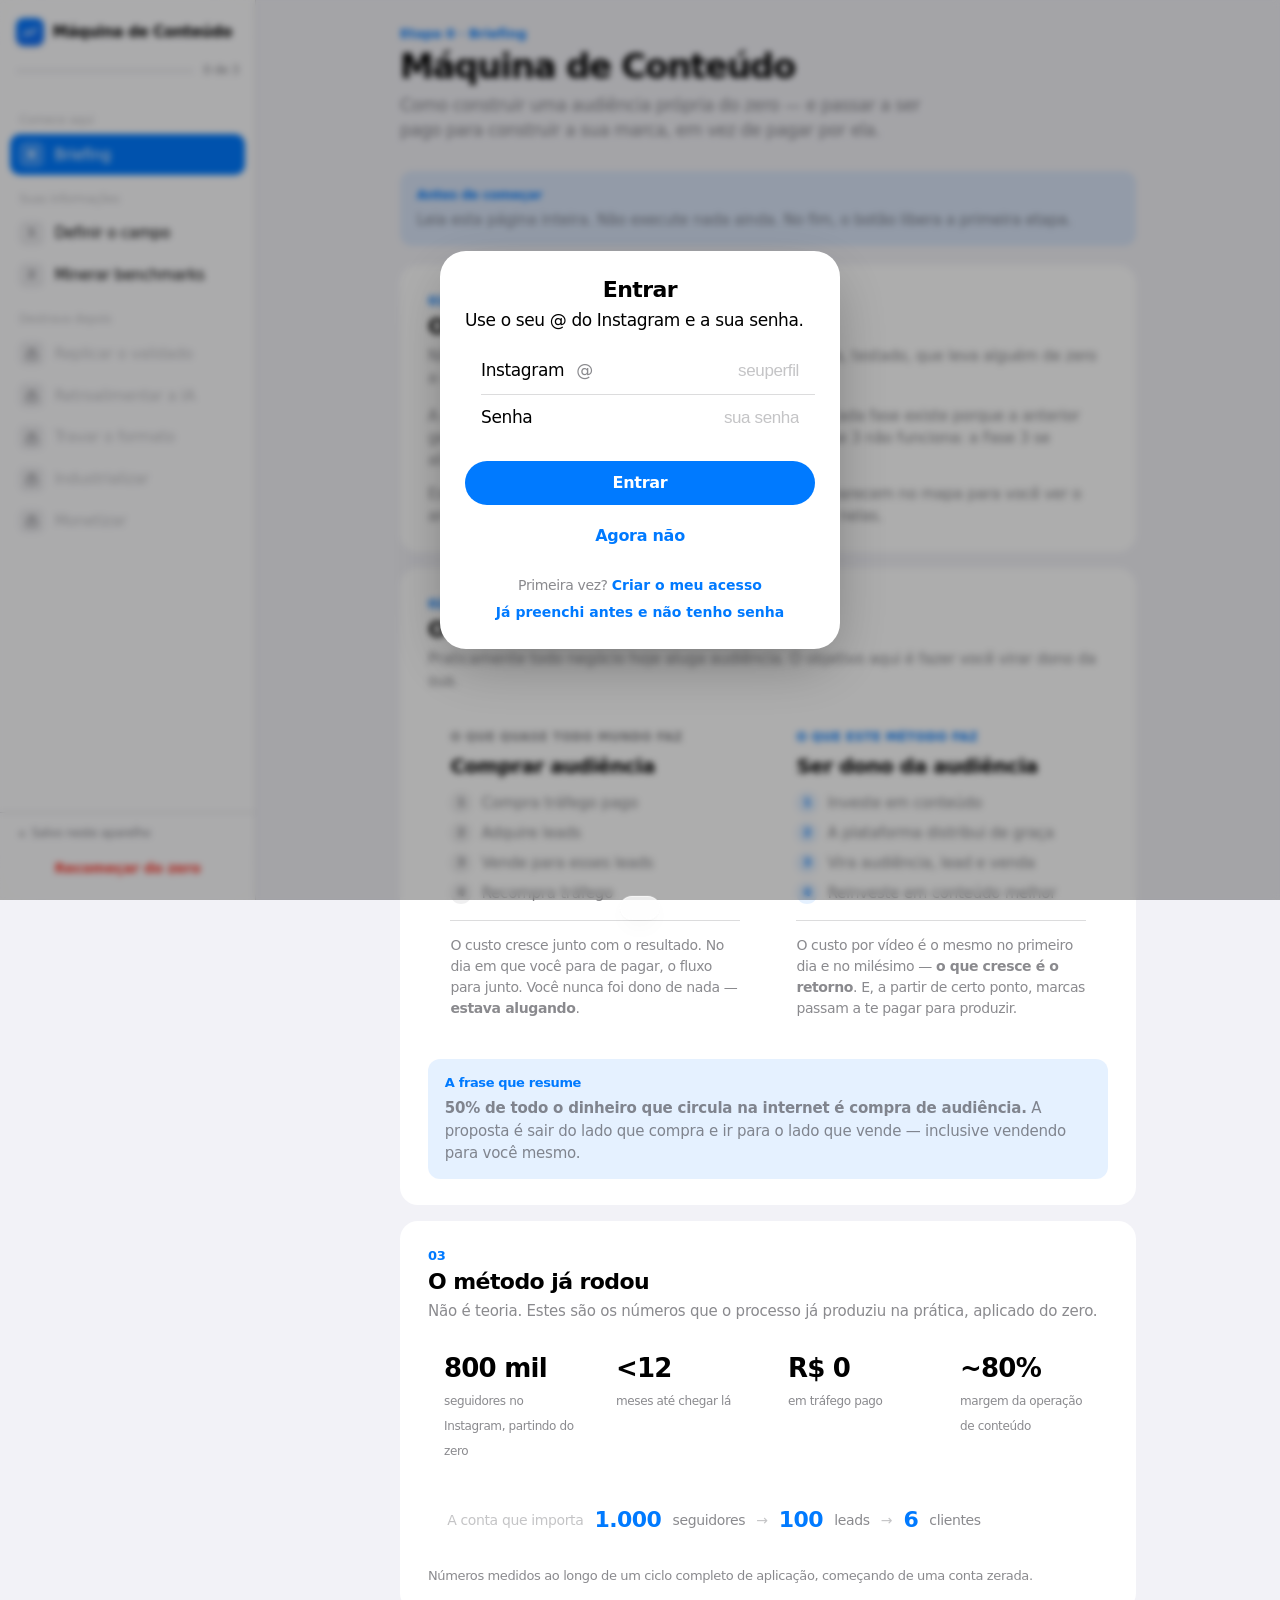
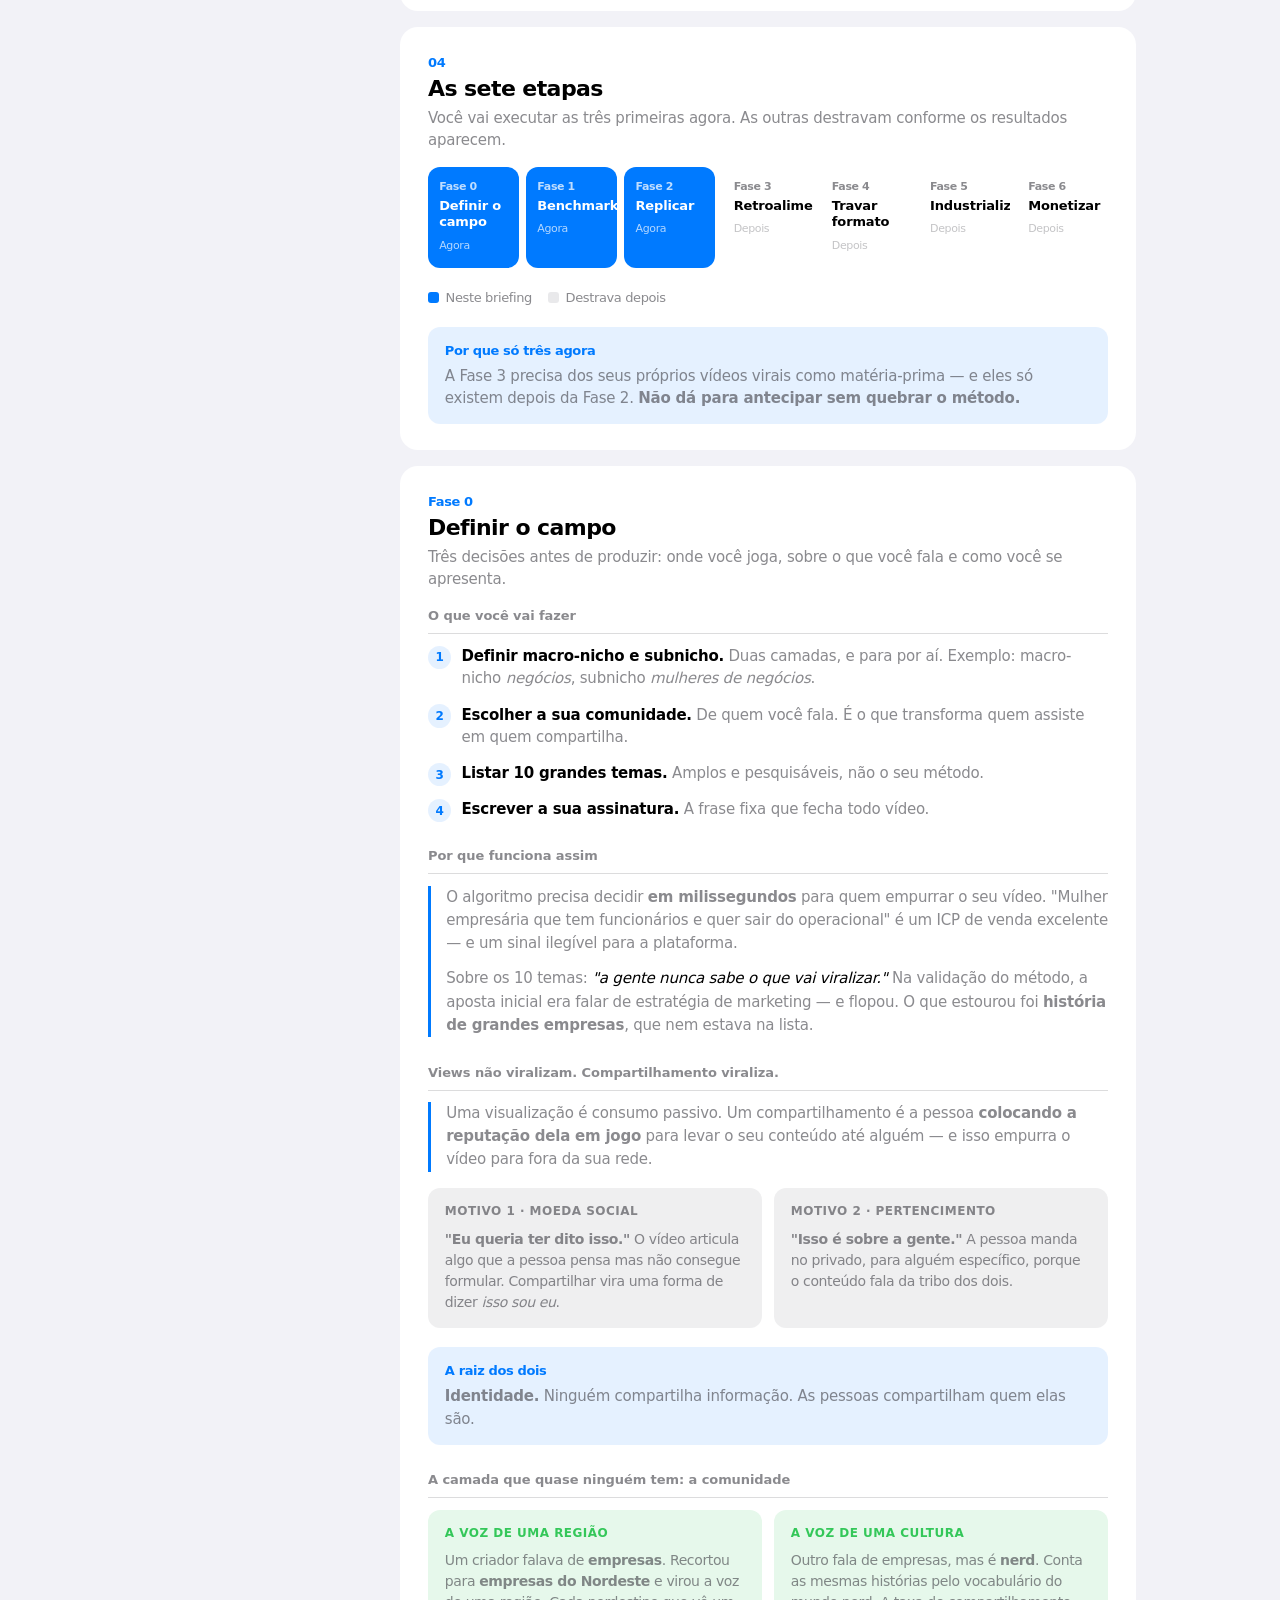
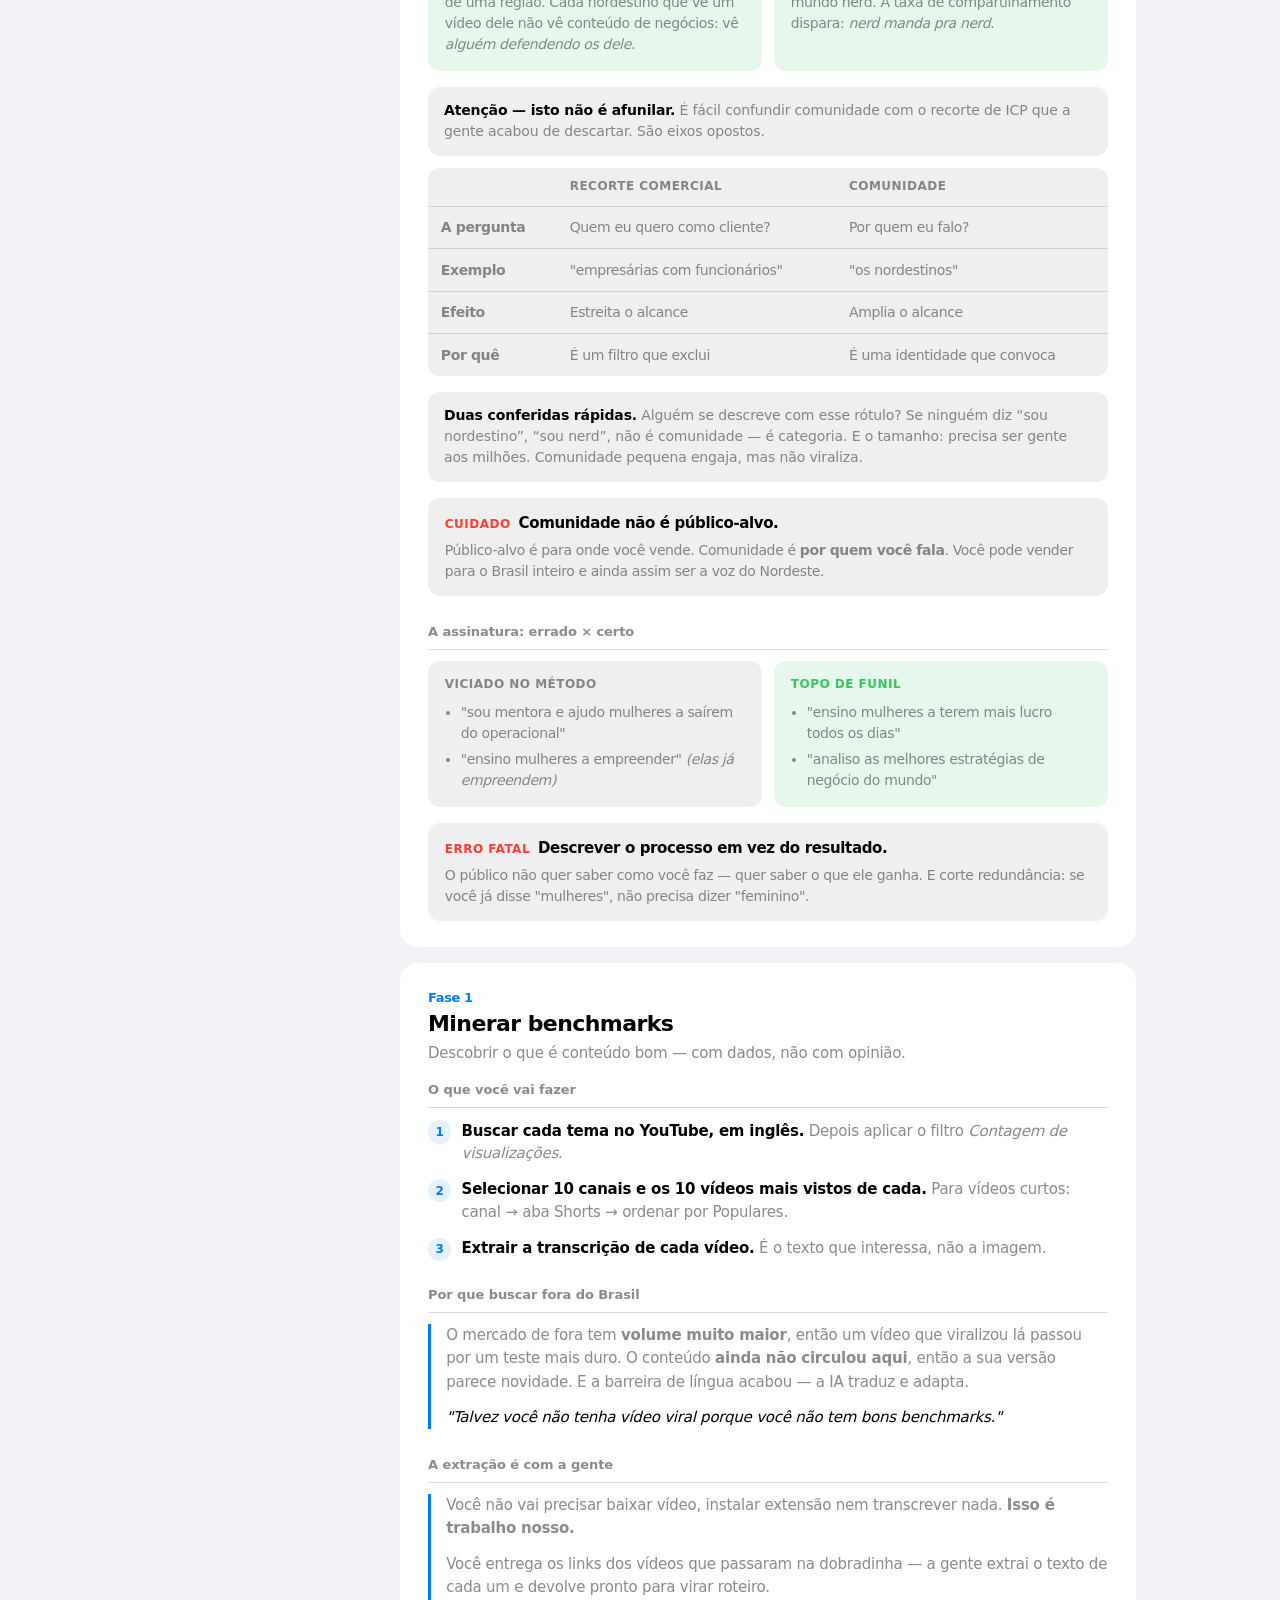
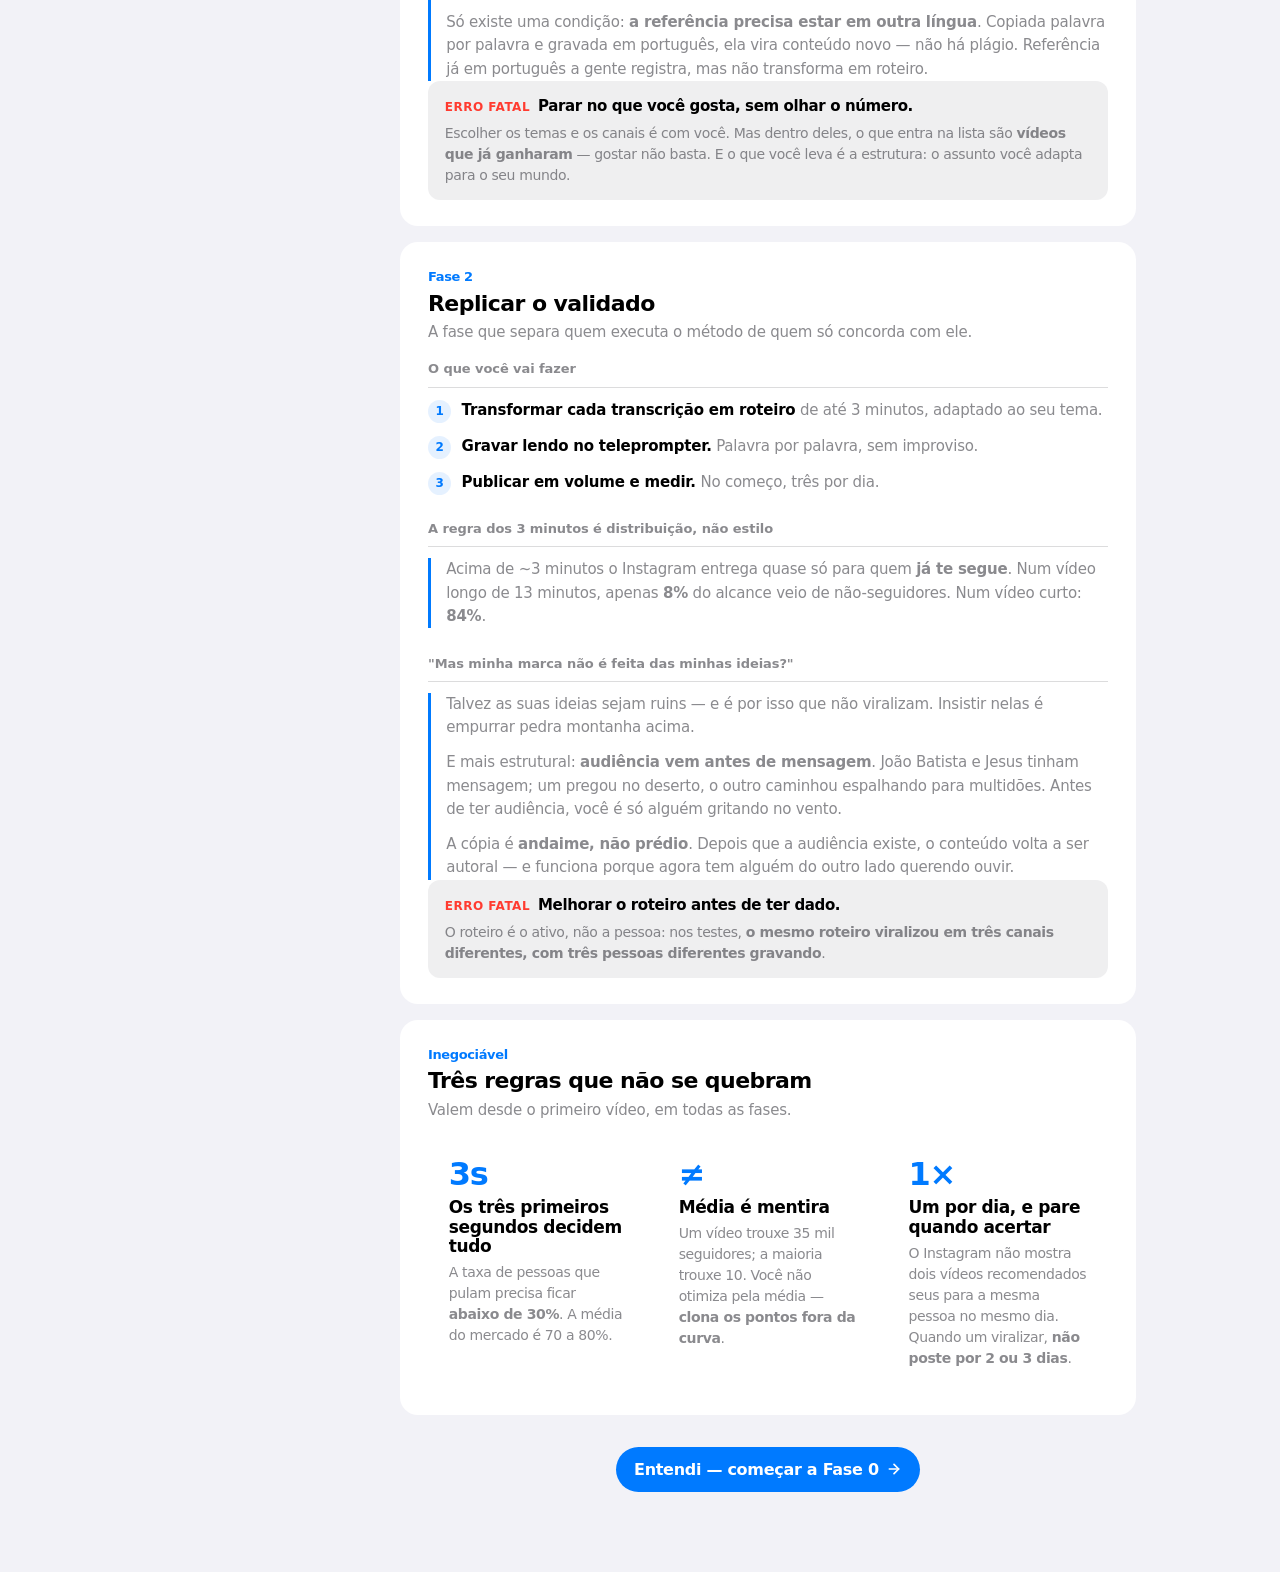
<file: index.html>
<!doctype html>
<html lang="pt-BR">
<head>
<meta charset="utf-8">
<meta name="viewport" content="width=device-width, initial-scale=1, viewport-fit=cover">
<meta name="theme-color" content="#F2F2F7" media="(prefers-color-scheme: light)">
<meta name="theme-color" content="#000000" media="(prefers-color-scheme: dark)">
<title>Máquina de Conteúdo</title>
<meta name="description" content="Fluxo guiado para construir uma audiência própria do zero.">
<link rel="apple-touch-icon" href="data:image/svg+xml,<svg xmlns='http://www.w3.org/2000/svg' viewBox='0 0 100 100'><rect width='100' height='100' rx='22' fill='%23007AFF'/><path d='M24 66 L42 46 L56 58 L76 34' stroke='white' stroke-width='9' fill='none' stroke-linecap='round' stroke-linejoin='round'/></svg>">
<link rel="icon" href="data:image/svg+xml,<svg xmlns='http://www.w3.org/2000/svg' viewBox='0 0 100 100'><rect width='100' height='100' rx='22' fill='%23007AFF'/><path d='M24 66 L42 46 L56 58 L76 34' stroke='white' stroke-width='9' fill='none' stroke-linecap='round' stroke-linejoin='round'/></svg>">
<link rel="stylesheet" href="app.css?v=202608131348">
<link rel="stylesheet" href="revisao.css?v=202608131348">
</head>
<body>

<div class="faixa-leitura" id="faixaLeitura" style="display:none"></div>

<div class="app">

  <!-- ============ BARRA MÓVEL ============ -->
  <div class="barra">
    <button class="menu-bt" data-act="menu" aria-label="Abrir o fluxo">
      <svg viewBox="0 0 24 24" fill="none" stroke="currentColor" stroke-width="2.2" stroke-linecap="round"><line x1="3" y1="6" x2="21" y2="6"/><line x1="3" y1="12" x2="21" y2="12"/><line x1="3" y1="18" x2="21" y2="18"/></svg>
    </button>
    <span class="barra-txt"><b id="barraNm">Briefing</b><span id="barraPh">Etapa 0</span></span>
    <span class="vaga"></span>
  </div>
  <div class="veu" id="veu"></div>

  <!-- ============ LATERAL ============ -->
  <aside class="lateral" id="lateral">
    <div class="lat-topo">
      <div class="marca">
        <span class="marca-ic">
          <svg viewBox="0 0 24 24" fill="none" stroke="currentColor" stroke-width="2.6" stroke-linecap="round" stroke-linejoin="round"><polyline points="3 17 9 11 13 15 21 7"/></svg>
        </span>
        <span class="marca-nm">Máquina de Conteúdo</span>
      </div>
      <div class="progresso">
        <span class="prog-t"><i id="progBarra"></i></span>
        <span class="prog-v" id="progVal">0 de 3</span>
      </div>
    </div>
    <nav class="lat-nav" id="nav"></nav>
    <div class="lat-pe">
      <div class="quem" id="quem" style="display:none">
        <span class="quem-av" id="quemAv"></span>
        <span class="quem-t"><b id="quemNm"></b><span id="quemEm"></span></span>
      </div>
      <button class="bt simples cheio mini" id="btVoltarFicha" data-act="voltar-ficha" style="display:none">&lsaquo; Voltar à ficha</button>
      <div class="sinc" id="sinc"><i></i><span>Salvo neste aparelho</span></div>
      <button class="bt simples perigo cheio mini" data-act="limpar">Recomeçar do zero</button>
    </div>
  </aside>

  <!-- ============ PALCO ============ -->
  <main class="palco">

    <!-- ################ A SUA FICHA ################ -->
    <div class="vista" id="v-revisao">
      <div class="larg corpo" id="revisaoTela">
        <p class="pf-carga">Abrindo a sua ficha…</p>
      </div>
    </div>

    <!-- ################ BRIEFING ################ -->
    <div class="vista" id="v-briefing">
      <div class="larg corpo">

        <div class="topo-grande">
          <span class="eyebrow">Etapa 0 · Briefing</span>
          <h1>Máquina de Conteúdo</h1>
          <p class="abre">Como construir uma audiência própria do zero — e passar a ser pago para construir a sua marca, em vez de pagar por ela.</p>
        </div>

        <div class="destaque">
          <span class="k">Antes de começar</span>
          <p>Leia esta página inteira. Não execute nada ainda. No fim, o botão libera a primeira etapa.</p>
        </div>

        <!-- O QUE É -->
        <div class="cartao">
          <div class="cartao-h">
            <span class="eyebrow">01</span>
            <h3>O que é este processo</h3>
            <p>Não é uma lista de dicas. É um processo com ordem fixa, testado, que leva alguém de zero a uma audiência própria — sem comprar tráfego.</p>
          </div>
          <p class="sub" style="color:var(--rotulo-2)">A ordem importa mais do que qualquer etapa isolada. Cada fase existe porque a anterior gerou o insumo dela. Pular a Fase 2 para ir direto na Fase 3 não funciona: a Fase 3 se alimenta do que a Fase 2 produz.</p>
          <p class="sub" style="color:var(--rotulo-2)">Este briefing cobre as <b>Fases 0, 1 e 2</b>. As Fases 3 a 6 aparecem no mapa para você ver o arco completo, e serão detalhadas quando você chegar nelas.</p>
        </div>

        <!-- OBJETIVO -->
        <div class="cartao">
          <div class="cartao-h">
            <span class="eyebrow">02</span>
            <h3>O objetivo: inverter o funil</h3>
            <p>Praticamente todo negócio hoje aluga audiência. O objetivo aqui é fazer você virar dono da sua.</p>
          </div>
          <div class="funis">
            <div class="funil">
              <span class="k">O que quase todo mundo faz</span>
              <h3>Comprar audiência</h3>
              <ul class="fluxo">
                <li><span class="n">1</span>Compra tráfego pago</li>
                <li><span class="n">2</span>Adquire leads</li>
                <li><span class="n">3</span>Vende para esses leads</li>
                <li><span class="n">4</span>Recompra tráfego</li>
              </ul>
              <p class="vered">O custo cresce junto com o resultado. No dia em que você para de pagar, o fluxo para junto. Você nunca foi dono de nada — <b>estava alugando</b>.</p>
            </div>
            <div class="funil bom">
              <span class="k">O que este método faz</span>
              <h3>Ser dono da audiência</h3>
              <ul class="fluxo">
                <li><span class="n">1</span>Investe em conteúdo</li>
                <li><span class="n">2</span>A plataforma distribui de graça</li>
                <li><span class="n">3</span>Vira audiência, lead e venda</li>
                <li><span class="n">4</span>Reinveste em conteúdo melhor</li>
              </ul>
              <p class="vered">O custo por vídeo é o mesmo no primeiro dia e no milésimo — <b>o que cresce é o retorno</b>. E, a partir de certo ponto, marcas passam a te pagar para produzir.</p>
            </div>
          </div>
          <div class="destaque" style="margin-bottom:0">
            <span class="k">A frase que resume</span>
            <p><b>50% de todo o dinheiro que circula na internet é compra de audiência.</b> A proposta é sair do lado que compra e ir para o lado que vende — inclusive vendendo para você mesmo.</p>
          </div>
        </div>

        <!-- PROVA -->
        <div class="cartao">
          <div class="cartao-h">
            <span class="eyebrow">03</span>
            <h3>O método já rodou</h3>
            <p>Não é teoria. Estes são os números que o processo já produziu na prática, aplicado do zero.</p>
          </div>
          <div class="indic">
            <div class="ind"><span class="v">800 mil</span><span class="l">seguidores no Instagram, partindo do zero</span></div>
            <div class="ind"><span class="v">&lt;12</span><span class="l">meses até chegar lá</span></div>
            <div class="ind"><span class="v">R$ 0</span><span class="l">em tráfego pago</span></div>
            <div class="ind"><span class="v">~80%</span><span class="l">margem da operação de conteúdo</span></div>
          </div>
          <div class="conta">
            <span class="s">A conta que importa</span>
            <b>1.000</b><span>seguidores</span><span class="s">→</span>
            <b>100</b><span>leads</span><span class="s">→</span>
            <b>6</b><span>clientes</span>
          </div>
          <p class="fonte">Números medidos ao longo de um ciclo completo de aplicação, começando de uma conta zerada.</p>
        </div>

        <!-- MAPA -->
        <div class="cartao">
          <div class="cartao-h">
            <span class="eyebrow">04</span>
            <h3>As sete etapas</h3>
            <p>Você vai executar as três primeiras agora. As outras destravam conforme os resultados aparecem.</p>
          </div>
          <div class="trilha">
            <div class="tr-item agora"><span class="k">Fase 0</span><span class="nm">Definir o campo</span><span class="st">Agora</span></div>
            <div class="tr-item agora"><span class="k">Fase 1</span><span class="nm">Benchmarks</span><span class="st">Agora</span></div>
            <div class="tr-item agora"><span class="k">Fase 2</span><span class="nm">Replicar</span><span class="st">Agora</span></div>
            <div class="tr-item"><span class="k">Fase 3</span><span class="nm">Retroalimentar</span><span class="st">Depois</span></div>
            <div class="tr-item"><span class="k">Fase 4</span><span class="nm">Travar formato</span><span class="st">Depois</span></div>
            <div class="tr-item"><span class="k">Fase 5</span><span class="nm">Industrializar</span><span class="st">Depois</span></div>
            <div class="tr-item"><span class="k">Fase 6</span><span class="nm">Monetizar</span><span class="st">Depois</span></div>
          </div>
          <div class="chave">
            <span><i class="a"></i>Neste briefing</span>
            <span><i class="b"></i>Destrava depois</span>
          </div>
          <div class="destaque" style="margin-bottom:0">
            <span class="k">Por que só três agora</span>
            <p>A Fase 3 precisa dos seus próprios vídeos virais como matéria-prima — e eles só existem depois da Fase 2. <b>Não dá para antecipar sem quebrar o método.</b></p>
          </div>
        </div>

        <!-- FASE 0 -->
        <div class="cartao">
          <div class="cartao-h">
            <span class="eyebrow">Fase 0</span>
            <h3>Definir o campo</h3>
            <p>Três decisões antes de produzir: onde você joga, sobre o que você fala e como você se apresenta.</p>
          </div>

          <section>
            <span class="rotulo-bloco">O que você vai fazer</span>
            <ol class="passos">
              <li><b>Definir macro-nicho e subnicho.</b> Duas camadas, e para por aí. Exemplo: macro-nicho <i>negócios</i>, subnicho <i>mulheres de negócios</i>.</li>
              <li><b>Escolher a sua comunidade.</b> De quem você fala. É o que transforma quem assiste em quem compartilha.</li>
              <li><b>Listar 10 grandes temas.</b> Amplos e pesquisáveis, não o seu método.</li>
              <li><b>Escrever a sua assinatura.</b> A frase fixa que fecha todo vídeo.</li>
            </ol>
          </section>

          <section>
            <span class="rotulo-bloco">Por que funciona assim</span>
            <div class="pq">
              <p>O algoritmo precisa decidir <b>em milissegundos</b> para quem empurrar o seu vídeo. "Mulher empresária que tem funcionários e quer sair do operacional" é um ICP de venda excelente — e um sinal ilegível para a plataforma.</p>
              <p>Sobre os 10 temas: <q>a gente nunca sabe o que vai viralizar.</q> Na validação do método, a aposta inicial era falar de estratégia de marketing — e flopou. O que estourou foi <b>história de grandes empresas</b>, que nem estava na lista.</p>
            </div>
          </section>

          <section>
            <span class="rotulo-bloco">Views não viralizam. Compartilhamento viraliza.</span>
            <div class="pq">
              <p>Uma visualização é consumo passivo. Um compartilhamento é a pessoa <b>colocando a reputação dela em jogo</b> para levar o seu conteúdo até alguém — e isso empurra o vídeo para fora da sua rede.</p>
            </div>
            <div class="duo" style="margin-top:1rem">
              <div class="duo-c">
                <span class="k">Motivo 1 · Moeda social</span>
                <p><b>"Eu queria ter dito isso."</b> O vídeo articula algo que a pessoa pensa mas não consegue formular. Compartilhar vira uma forma de dizer <i>isso sou eu</i>.</p>
              </div>
              <div class="duo-c">
                <span class="k">Motivo 2 · Pertencimento</span>
                <p><b>"Isso é sobre a gente."</b> A pessoa manda no privado, para alguém específico, porque o conteúdo fala da tribo dos dois.</p>
              </div>
            </div>
            <div class="destaque" style="margin-bottom:0">
              <span class="k">A raiz dos dois</span>
              <p><b>Identidade.</b> Ninguém compartilha informação. As pessoas compartilham quem elas são.</p>
            </div>
          </section>

          <section>
            <span class="rotulo-bloco">A camada que quase ninguém tem: a comunidade</span>
            <div class="duo">
              <div class="duo-c sim">
                <span class="k">A voz de uma região</span>
                <p>Um criador falava de <b>empresas</b>. Recortou para <b>empresas do Nordeste</b> e virou a voz de uma região. Cada nordestino que vê um vídeo dele não vê conteúdo de negócios: vê <i>alguém defendendo os dele</i>.</p>
              </div>
              <div class="duo-c sim">
                <span class="k">A voz de uma cultura</span>
                <p>Outro fala de empresas, mas é <b>nerd</b>. Conta as mesmas histórias pelo vocabulário do mundo nerd. A taxa de compartilhamento dispara: <i>nerd manda pra nerd</i>.</p>
              </div>
            </div>
            <div class="obs" style="margin-top:1rem"><b>Atenção — isto não é afunilar.</b> É fácil confundir comunidade com o recorte de ICP que a gente acabou de descartar. São eixos opostos.</div>
            <div class="rolagem" style="margin-top:.75rem">
              <table class="grade">
                <thead><tr><th></th><th>Recorte comercial</th><th>Comunidade</th></tr></thead>
                <tbody>
                  <tr><td>A pergunta</td><td>Quem eu quero como cliente?</td><td>Por quem eu falo?</td></tr>
                  <tr><td>Exemplo</td><td>"empresárias com funcionários"</td><td>"os nordestinos"</td></tr>
                  <tr><td>Efeito</td><td>Estreita o alcance</td><td>Amplia o alcance</td></tr>
                  <tr><td>Por quê</td><td>É um filtro que exclui</td><td>É uma identidade que convoca</td></tr>
                </tbody>
              </table>
            </div>
            <div class="obs" style="margin-top:1rem">
              <b>Duas conferidas rápidas.</b> Alguém se descreve com esse rótulo? Se ninguém diz “sou nordestino”, “sou nerd”, não é comunidade — é categoria. E o tamanho: precisa ser gente aos milhões. Comunidade pequena engaja, mas não viraliza.
            </div>

            <div class="risco" style="margin-top:1rem">
              <div class="t"><span>Cuidado</span> Comunidade não é público-alvo.</div>
              <p>Público-alvo é para onde você vende. Comunidade é <b>por quem você fala</b>. Você pode vender para o Brasil inteiro e ainda assim ser a voz do Nordeste.</p>
            </div>
          </section>

          <section>
            <span class="rotulo-bloco">A assinatura: errado × certo</span>
            <div class="duo">
              <div class="duo-c">
                <span class="k">Viciado no método</span>
                <ul>
                  <li>"sou mentora e ajudo mulheres a saírem do operacional"</li>
                  <li>"ensino mulheres a empreender" <i>(elas já empreendem)</i></li>
                </ul>
              </div>
              <div class="duo-c sim">
                <span class="k">Topo de funil</span>
                <ul>
                  <li>"ensino mulheres a terem mais lucro todos os dias"</li>
                  <li>"analiso as melhores estratégias de negócio do mundo"</li>
                </ul>
              </div>
            </div>
            <div class="risco" style="margin-top:1rem">
              <div class="t"><span>Erro fatal</span> Descrever o processo em vez do resultado.</div>
              <p>O público não quer saber como você faz — quer saber o que ele ganha. E corte redundância: se você já disse "mulheres", não precisa dizer "feminino".</p>
            </div>
          </section>
        </div>

        <!-- FASE 1 -->
        <div class="cartao">
          <div class="cartao-h">
            <span class="eyebrow">Fase 1</span>
            <h3>Minerar benchmarks</h3>
            <p>Descobrir o que é conteúdo bom — com dados, não com opinião.</p>
          </div>
          <section>
            <span class="rotulo-bloco">O que você vai fazer</span>
            <ol class="passos">
              <li><b>Buscar cada tema no YouTube, em inglês.</b> Depois aplicar o filtro <i>Contagem de visualizações</i>.</li>
              <li><b>Selecionar 10 canais e os 10 vídeos mais vistos de cada.</b> Para vídeos curtos: canal → aba Shorts → ordenar por Populares.</li>
              <li><b>Extrair a transcrição de cada vídeo.</b> É o texto que interessa, não a imagem.</li>
            </ol>
          </section>
          <section>
            <span class="rotulo-bloco">Por que buscar fora do Brasil</span>
            <div class="pq">
              <p>O mercado de fora tem <b>volume muito maior</b>, então um vídeo que viralizou lá passou por um teste mais duro. O conteúdo <b>ainda não circulou aqui</b>, então a sua versão parece novidade. E a barreira de língua acabou — a IA traduz e adapta.</p>
              <p><q>Talvez você não tenha vídeo viral porque você não tem bons benchmarks.</q></p>
            </div>
          </section>
          <section>
            <span class="rotulo-bloco">A extração é com a gente</span>
            <div class="pq">
              <p>Você não vai precisar baixar vídeo, instalar extensão nem transcrever nada. <b>Isso é trabalho nosso.</b></p>
              <p>Você entrega os links dos vídeos que passaram na dobradinha — a gente extrai o texto de cada um e devolve pronto para virar roteiro.</p>
              <p>Só existe uma condição: <b>a referência precisa estar em outra língua</b>. Copiada palavra por palavra e gravada em português, ela vira conteúdo novo — não há plágio. Referência já em português a gente registra, mas não transforma em roteiro.</p>
            </div>
          </section>

          <div class="risco">
            <div class="t"><span>Erro fatal</span> Parar no que você gosta, sem olhar o número.</div>
            <p>Escolher os temas e os canais é com você. Mas dentro deles, o que entra na lista são <b>vídeos que já ganharam</b> — gostar não basta. E o que você leva é a estrutura: o assunto você adapta para o seu mundo.</p>
          </div>
        </div>

        <!-- FASE 2 -->
        <div class="cartao">
          <div class="cartao-h">
            <span class="eyebrow">Fase 2</span>
            <h3>Replicar o validado</h3>
            <p>A fase que separa quem executa o método de quem só concorda com ele.</p>
          </div>
          <section>
            <span class="rotulo-bloco">O que você vai fazer</span>
            <ol class="passos">
              <li><b>Transformar cada transcrição em roteiro</b> de até 3 minutos, adaptado ao seu tema.</li>
              <li><b>Gravar lendo no teleprompter.</b> Palavra por palavra, sem improviso.</li>
              <li><b>Publicar em volume e medir.</b> No começo, três por dia.</li>
            </ol>
          </section>
          <section>
            <span class="rotulo-bloco">A regra dos 3 minutos é distribuição, não estilo</span>
            <div class="pq">
              <p>Acima de ~3 minutos o Instagram entrega quase só para quem <b>já te segue</b>. Num vídeo longo de 13 minutos, apenas <b>8%</b> do alcance veio de não-seguidores. Num vídeo curto: <b>84%</b>.</p>
            </div>
          </section>
          <section>
            <span class="rotulo-bloco">"Mas minha marca não é feita das minhas ideias?"</span>
            <div class="pq">
              <p>Talvez as suas ideias sejam ruins — e é por isso que não viralizam. Insistir nelas é empurrar pedra montanha acima.</p>
              <p>E mais estrutural: <b>audiência vem antes de mensagem</b>. João Batista e Jesus tinham mensagem; um pregou no deserto, o outro caminhou espalhando para multidões. Antes de ter audiência, você é só alguém gritando no vento.</p>
              <p>A cópia é <b>andaime, não prédio</b>. Depois que a audiência existe, o conteúdo volta a ser autoral — e funciona porque agora tem alguém do outro lado querendo ouvir.</p>
            </div>
          </section>
          <div class="risco">
            <div class="t"><span>Erro fatal</span> Melhorar o roteiro antes de ter dado.</div>
            <p>O roteiro é o ativo, não a pessoa: nos testes, <b>o mesmo roteiro viralizou em três canais diferentes, com três pessoas diferentes gravando</b>.</p>
          </div>
        </div>

        <!-- LEIS -->
        <div class="cartao">
          <div class="cartao-h">
            <span class="eyebrow">Inegociável</span>
            <h3>Três regras que não se quebram</h3>
            <p>Valem desde o primeiro vídeo, em todas as fases.</p>
          </div>
          <div class="leis">
            <div class="lei">
              <span class="n">3s</span>
              <h3>Os três primeiros segundos decidem tudo</h3>
              <p>A taxa de pessoas que pulam precisa ficar <b>abaixo de 30%</b>. A média do mercado é 70 a 80%.</p>
            </div>
            <div class="lei">
              <span class="n">≠</span>
              <h3>Média é mentira</h3>
              <p>Um vídeo trouxe 35 mil seguidores; a maioria trouxe 10. Você não otimiza pela média — <b>clona os pontos fora da curva</b>.</p>
            </div>
            <div class="lei">
              <span class="n">1×</span>
              <h3>Um por dia, e pare quando acertar</h3>
              <p>O Instagram não mostra dois vídeos recomendados seus para a mesma pessoa no mesmo dia. Quando um viralizar, <b>não poste por 2 ou 3 dias</b>.</p>
            </div>
          </div>
        </div>

        <div style="text-align:center;margin-top:2rem">
          <button class="bt forte" data-act="briefing-ok">
            Entendi — começar a Fase 0
            <svg viewBox="0 0 24 24" fill="none" stroke="currentColor" stroke-width="2.5" stroke-linecap="round" stroke-linejoin="round"><line x1="5" y1="12" x2="19" y2="12"/><polyline points="12 5 19 12 12 19"/></svg>
          </button>
        </div>

      </div>
    </div>

    <!-- ################ FASE 0 ################ -->
    <div class="vista" id="v-fase0">
      <div class="larg corpo">
        <div class="topo-grande">
          <span class="eyebrow">Fase 0</span>
          <h1>Vamos definir o seu campo</h1>
          <p class="abre">Cinco perguntas. Elas decidem tudo o que vem depois — inclusive os roteiros que a gente vai escrever com você.</p>
        </div>

        <div id="meuPerfil" style="display:none"></div>
        <div id="minhaVoz" style="display:none"></div>
        <div id="oferta"></div>

        <!-- 1 · GRANDE ASSUNTO -->
        <div class="pergunta" id="pg1">
          <span class="p-passo"><i>1</i>Grande assunto</span>
          <h2 class="p-titulo">Qual é o seu grande assunto?</h2>
          <div class="p-fala">
            <p>Todo criador joga dentro de um território. Não é o seu produto nem a sua profissão — é o assunto que alguém digitaria numa busca.</p>
            <p>Um jeito rápido de achar: se um amigo fosse te apresentar para alguém, como ele completaria a frase <b>“ela fala sobre ___”</b>?</p>
          </div>
          <div class="exemplos">
            <span class="k">Toque para usar, ou escreva o seu:</span>
            <div class="chips">
              <button class="chip-ex" data-preenche="macroNicho">negócios</button>
              <button class="chip-ex" data-preenche="macroNicho">saúde</button>
              <button class="chip-ex" data-preenche="macroNicho">fé</button>
              <button class="chip-ex" data-preenche="macroNicho">finanças</button>
              <button class="chip-ex" data-preenche="macroNicho">maternidade</button>
              <button class="chip-ex" data-preenche="macroNicho">carreira</button>
            </div>
          </div>
          <div class="resposta">
            <div class="linha">
              <input type="text" id="macroNicho" placeholder="escreva aqui" aria-label="Grande assunto">
            </div>
          </div>
        </div>

        <!-- 2 · RECORTE -->
        <div class="pergunta" id="pg2">
          <span class="p-passo"><i>2</i>Recorte</span>
          <h2 class="p-titulo" id="tit2">E dentro desse assunto, qual é o seu recorte?</h2>
          <div class="p-fala">
            <p>Um recorte, e só um. É o que separa você de todo mundo que fala da mesma coisa.</p>
            <p>Mas existe um limite. Se o recorte fica fino demais, o algoritmo não consegue decidir para quem mostrar o vídeo em milissegundos — e ele simplesmente não sai.</p>
          </div>
          <div class="julgamento">
            <div class="jul sim">
              <span class="m"><svg viewBox="0 0 24 24" fill="none" stroke="currentColor" stroke-width="3.5" stroke-linecap="round" stroke-linejoin="round"><polyline points="20 6 9 17 4 12"/></svg></span>
              <span><i>“mulheres de negócios”</i><s>dá para entender num piscar de olhos</s></span>
            </div>
            <div class="jul">
              <span class="m"><svg viewBox="0 0 24 24" fill="none" stroke="currentColor" stroke-width="3.5" stroke-linecap="round"><line x1="18" y1="6" x2="6" y2="18"/><line x1="6" y1="6" x2="18" y2="18"/></svg></span>
              <span><i>“empresárias com mais de 10 funcionários que querem sair do operacional”</i><s>é um ótimo cliente — e um péssimo filtro de conteúdo</s></span>
            </div>
          </div>
          <div class="resposta">
            <div class="linha">
              <input type="text" id="subNicho" placeholder="escreva aqui" aria-label="Recorte">
            </div>
          </div>
        </div>

        <!-- 3 · COMUNIDADE -->
        <div class="pergunta" id="pg3">
          <span class="p-passo"><i>3</i>Comunidade</span>
          <h2 class="p-titulo">Agora a pergunta que quase ninguém responde: por quem você fala?</h2>
          <div class="p-fala">
            <p>Views não fazem viralizar. <b>Compartilhamento</b> faz. E ninguém compartilha informação — as pessoas compartilham quem elas são.</p>
            <p>Quando alguém manda o seu vídeo para um amigo com um <b>“olha, é a gente”</b>, é porque você falou pela tribo dela. Essa tribo é a sua comunidade.</p>
            <p>Dois exemplos reais: um criador falava de empresas e recortou para <b>empresas do Nordeste</b> — virou a voz de uma região. Outro fala de empresas pelo vocabulário do <b>mundo nerd</b>, e nerd manda pra nerd.</p>
          </div>
          <div class="resposta">
            <div class="linha empilha">
              <span class="rot">Que grupo é esse?<small>De quem você fala — não para quem você vende.</small></span>
              <input type="text" id="comunidade" placeholder="os nordestinos">
            </div>
            <div class="linha empilha">
              <span class="rot">Que palavra essa gente usa para falar de si?<small>Se ninguém se descreve assim, não é uma comunidade.</small></span>
              <input type="text" id="comunidadeBandeira" placeholder="sou nordestino">
        </div>
        <div id="chipsBandeira"></div>
            <div class="linha empilha">
              <span class="rot">O que essa gente comenta entre si, mas ninguém diz em público?<small>Aquela verdade que todo mundo do grupo sabe e que soaria ousada dita em voz alta.</small></span>
              <textarea id="comunidadeCausa" rows="3" placeholder="o Nordeste sustenta empresa gigante e o Sudeste finge que não vê"></textarea>
              <span class="ex">Outro exemplo — nerds: <b>“a gente entende de negócio melhor que MBA, só não usa terno”</b></span>
            </div>
          </div>
          <span class="sec-nota">Esta última resposta é matéria-prima direta para os ganchos dos seus roteiros. Quanto mais específica, melhores os vídeos depois.</span>
        </div>

        <!-- 4 · TEMAS -->
        <div class="pergunta" id="pg4">
          <span class="p-passo"><i>4</i>Temas</span>
          <h2 class="p-titulo" id="tit4">Sobre o que você vai falar?</h2>
          <div class="p-fala">
            <p>A meta são dez temas amplos — coisas que alguém digitaria no YouTube, não o nome do seu método. Se você só tiver seis que sejam de verdade seus, use seis: tema inventado para fechar a conta não vira vídeo nenhum.</p>
            <p>São dez porque ninguém acerta de primeira. Na validação do método, a aposta inicial era falar de estratégia de marketing; o que estourou foi <b>história de grandes empresas</b>, que nem estava na lista. Cada tema também vira uma busca diferente quando você for atrás das referências.</p>
          </div>
          <div class="exemplos" id="sugTemas">
            <span class="k">Sugestões — toque para adicionar:</span>
            <div class="chips" id="chipsTemas"></div>
          </div>
          <div class="sec-linha" style="padding-left:0;padding-right:0">
            <span class="sec-rot" style="padding-left:0">Os seus temas</span>
            <span class="medidor" id="medTemas"><span class="b"><i></i></span><span class="v">0/10</span></span>
          </div>
          <div class="ilha" id="temasIlha"></div>
        </div>

        <!-- 5 · ASSINATURA -->
        <div class="pergunta" id="pg5">
          <span class="p-passo"><i>5</i>Assinatura</span>
          <h2 class="p-titulo">E como você se apresenta?</h2>
          <div class="p-fala">
            <p>A frase fixa que fecha todo vídeo. Ela não é slogan — é o critério pelo qual a pessoa decide te seguir ou não, em cima de uma promessa só.</p>
            <p>O erro mais comum é descrever o processo em vez do resultado.</p>
          </div>
          <div class="julgamento">
            <div class="jul sim">
              <span class="m"><svg viewBox="0 0 24 24" fill="none" stroke="currentColor" stroke-width="3.5" stroke-linecap="round" stroke-linejoin="round"><polyline points="20 6 9 17 4 12"/></svg></span>
              <span><i>“ensino mulheres a terem mais lucro”</i><s>promessa, e do tamanho de um fôlego</s></span>
            </div>
            <div class="jul">
              <span class="m"><svg viewBox="0 0 24 24" fill="none" stroke="currentColor" stroke-width="3.5" stroke-linecap="round"><line x1="18" y1="6" x2="6" y2="18"/><line x1="6" y1="6" x2="18" y2="18"/></svg></span>
              <span><i>“ajudo a sair do operacional delegando com assertividade”</i><s>isso é o seu método, não o que a pessoa ganha</s></span>
            </div>
          </div>
          <div class="resposta">
            <div class="linha empilha">
              <span class="rot">Seu nome</span>
              <input type="text" id="sigNome" placeholder="Ana Ribeiro">
            </div>
            <div class="linha empilha">
              <span class="rot">O que você faz<small>Um verbo: ensino, analiso, mostro.</small></span>
              <input type="text" id="sigEntrega" placeholder="ensino mulheres a">
            </div>
            <div class="linha empilha">
              <span class="rot">A promessa<small>O resultado, não o caminho.</small></span>
              <input type="text" id="sigPromessa" placeholder="terem mais lucro">
            </div>
          </div>
          <div class="previa">
            <span class="k">Como vai soar no fim de cada vídeo</span>
            <div class="previa-t" id="sigTxt"></div>
            <div class="previa-m" id="sigMeta"></div>
          </div>
        </div>

        <div class="destaque">
          <span class="k">O que acontece com isso</span>
          <p>Tudo o que você respondeu aqui vira insumo para escrever os seus roteiros. O assunto e o recorte dizem para quem falar; a comunidade dá o gancho; os temas dizem o que buscar; a assinatura fecha cada vídeo.</p>
        </div>

        <div class="rodape-nav">
          <button class="bt simples" data-go="briefing">Voltar ao briefing</button>
          <button class="bt forte" data-go="fase1">Ir para a Fase 1</button>
        </div>
      </div>
    </div>

    <!-- ################ FASE 1 ################ -->
    <div class="vista" id="v-fase1">
      <div class="larg corpo">
        <div class="topo-grande">
          <span class="eyebrow">Fase 1</span>
          <h1>Agora as referências</h1>
          <p class="abre">Cole os links dos vídeos. O resto eu descubro sozinho — canal, título e agrupamento.</p>
        </div>

        <div class="pergunta">
          <span class="p-passo"><i>1</i>Plataforma</span>
          <h2 class="p-titulo">Onde você vai publicar?</h2>
          <div class="p-fala">
            <p>Isso muda tudo daqui para frente: onde você garimpa, como garimpa e o formato do que você vai gravar.</p>
          </div>
          <div class="segm" id="segPlat">
            <button data-plat="instagram" aria-pressed="false">Instagram</button>
            <button data-plat="youtube" aria-pressed="false">YouTube</button>
          </div>
        </div>

        <!-- caminho do YOUTUBE -->
        <div class="pergunta" id="camYoutube" style="display:none">
          <span class="p-passo"><i>2</i>Onde procurar</span>
          <h2 class="p-titulo">O que você vai fazer agora</h2>
          <div class="p-fala"><p>Nesta ordem:</p></div>
          <ol class="passos">
            <li><b>Pegue os dez temas que você escolheu na Fase 0.</b> Se algum mudou de ideia no caminho, use o que faz sentido agora.</li>
            <li><b>Busque cada tema em inglês no YouTube</b> e aplique o filtro <b>Contagem de visualizações</b>.</li>
            <li><b>Bata o olho e escolha dez canais.</b> O critério é seu: você olha os vídeos e pensa <i>“gostei disso, eu falaria isso”</i>.</li>
            <li><b>Dentro de cada canal, abra os mais bem ranqueados e escolha dez que você falaria.</b> Copia e cola aqui embaixo.</li>
            <li><b>Para vídeos curtos</b>, entre no canal, aba <b>Shorts</b>, ordene por <b>Populares</b>.</li>
          </ol>
          <div class="destaque" style="margin-top:1.2rem">
            <span class="k">Regra que não tem exceção</span>
            <p><b>Os vídeos de referência precisam ser em outra língua.</b> Não é preciosismo, é proteção: quando você copia um vídeo em inglês palavra por palavra e grava em português, o que sai é <b>conteúdo novo</b> — a estrutura é a mesma, mas aquele texto não existia em português. Não há plágio.</p>
            <p style="margin-top:.6rem">Se a referência já estiver em português, copiá-la seria copiar de verdade. Pode mandar mesmo assim — a gente registra —, mas ela não vira roteiro.</p>
          </div>
          <div class="obs" style="margin-top:.6rem">
            <b>Você recebe duas versões de cada vídeo:</b> a transcrição no idioma original e a tradução. Na hora de gravar você vai querer trocar uma palavra ou outra, e para isso ajuda ver o que a frase dizia antes.
          </div>

        </div>

        <!-- caminho do INSTAGRAM -->
        <div class="pergunta" id="camInstagram" style="display:none">
          <span class="p-passo"><i>2</i>Onde procurar</span>
          <h2 class="p-titulo">Aqui é garimpo, não passo a passo</h2>
          <div class="p-fala">
            <p>O Instagram não deixa ordenar por visualizações — nem na busca, nem dentro do perfil. Então não existe atalho: <b>você vai ter que assistir.</b></p>
            <p>Pesquise o seu tema e vá rolando. O que você procura é vídeo com as duas coisas ao mesmo tempo: <b>viralização alta</b> — a contagem aparece embaixo de cada Reel — e <b>assunto que você falaria</b>.</p>
            <p>Quando um vídeo te fisgar, entre no perfil de quem postou. Vá na aba de Reels e percorra atrás dos que mais performaram. Você não vai conseguir ver todos, e não precisa: os que estouram saltam da lista.</p>
            <p>Junte dez perfis assim. De cada um, tire os vídeos que passam na dobradinha.</p>
          </div>
          <div class="julgamento">
            <div class="jul sim">
              <span class="m"><svg viewBox="0 0 24 24" fill="none" stroke="currentColor" stroke-width="3.5" stroke-linecap="round" stroke-linejoin="round"><polyline points="20 6 9 17 4 12"/></svg></span>
              <span><i>“Eu falaria isso”</i><s>o princípio — é isto que manda</s></span>
            </div>
            <div class="jul sim">
              <span class="m"><svg viewBox="0 0 24 24" fill="none" stroke="currentColor" stroke-width="3.5" stroke-linecap="round" stroke-linejoin="round"><polyline points="20 6 9 17 4 12"/></svg></span>
              <span><i>“Estourou de visualização”</i><s>a confirmação de que aquilo funciona</s></span>
            </div>
          </div>
          <div class="p-fala" style="margin-top:1rem">
            <p>Como aqui não dá para o app ler o Instagram sozinho, a contagem de visualizações você anota na mão. É ela que substitui o filtro que a plataforma não tem — sem esse número, some metade da dobradinha.</p>
          </div>
          <div class="destaque" style="margin-top:1.2rem">
            <span class="k">Regra que não tem exceção</span>
            <p><b>Os vídeos de referência precisam ser em outra língua.</b> Não é preciosismo, é proteção: quando você copia um vídeo em inglês palavra por palavra e grava em português, o que sai é <b>conteúdo novo</b> — a estrutura é a mesma, mas aquele texto não existia em português. Não há plágio.</p>
            <p style="margin-top:.6rem">Se a referência já estiver em português, copiá-la seria copiar de verdade. Pode mandar mesmo assim — a gente registra —, mas ela não vira roteiro.</p>
          </div>
          <div class="obs" style="margin-top:.6rem">
            <b>Você recebe duas versões de cada vídeo:</b> a transcrição no idioma original e a tradução. Na hora de gravar você vai querer trocar uma palavra ou outra, e para isso ajuda ver o que a frase dizia antes.
          </div>

        </div>

        <!-- COLETA: YOUTUBE -->
        <div class="pergunta" id="colaYoutube" style="display:none">
          <span class="p-passo"><i>3</i>Colar</span>
          <h2 class="p-titulo">Cole os links aqui</h2>
          <div class="p-fala">
            <p>Um por linha, do jeito que vier — <span class="mono">watch</span>, <span class="mono">youtu.be</span>, <span class="mono">shorts</span>, tanto faz. Pode colar tudo de uma vez.</p>
            <p>Eu leio cada link, descubro de que canal é e junto sozinho.</p>
          </div>
          <div class="colar">
            <textarea id="colaLinks" rows="5" placeholder="https://www.youtube.com/watch?v=...
https://youtu.be/...
https://www.youtube.com/shorts/..."></textarea>
            <div class="colar-pe">
              <span id="colaEstado" class="sub" style="color:var(--rotulo-2)"></span>
              <button class="bt forte" id="btLer">Ler os links</button>
            </div>
          </div>
        </div>

        <!-- COLETA: INSTAGRAM -->
        <div class="pergunta" id="colaInstagram" style="display:none">
          <span class="p-passo"><i>3</i>Colar</span>
          <h2 class="p-titulo">Cole os links aqui</h2>
          <div class="p-fala">
            <p>Um por linha, direto do Instagram. Pode colar tudo de uma vez.</p>
            <p>Você <b>não precisa digitar nada além do link</b> — eu descubro o perfil, as visualizações, os compartilhamentos e a duração de cada um.</p>
          </div>
          <div class="colar">
            <textarea id="colaIg" rows="5" placeholder="https://www.instagram.com/reel/...
https://www.instagram.com/reel/..."></textarea>
            <div class="colar-pe">
              <span id="colaIgEstado" class="sub" style="color:var(--rotulo-2)"></span>
              <button class="bt forte" id="btLerIg">Ler os links</button>
            </div>
          </div>
        </div>

        <div class="pergunta" id="blocoAchados" style="display:none">
          <div class="sec-linha" style="padding-left:0;padding-right:0">
            <span class="p-passo" style="margin-bottom:0"><i>3</i>O que eu encontrei</span>
            <span class="medidor" id="medCanais"><span class="b"><i></i></span><span class="v">0/10</span></span>
          </div>
          <div id="achados"></div>
          <div id="naoLidos"></div>
          <div id="avisoCompart"></div>
          <span class="sec-nota" id="notaVideos">Meta: 10 canais, com os 10 vídeos mais vistos de cada.</span>
        </div>

        <div class="pergunta" id="blocoTranscricoes" style="display:none">
          <div class="sec-linha" style="padding-left:0;padding-right:0">
            <span class="p-passo" style="margin-bottom:0"><i>4</i>Transcrições</span>
            <span class="medidor" id="medTransc"><span class="b"><i></i></span><span class="v">0/0</span></span>
          </div>
          <h2 class="p-titulo">Os textos dos seus vídeos</h2>
          <div class="p-fala"><p id="notaTransc">Assim que você adiciona vídeos, a transcrição começa sozinha.</p></div>
          <div id="listaTransc"></div>
        </div>

        <div class="grupo">
          <span class="sec-rot">Enviar para validação</span>
          <div class="ilha">
            <div class="linha toca" data-act="copiar">
              <span class="rot">Copiar a ficha completa</span>
              <svg class="seta" viewBox="0 0 24 24" fill="none" stroke="currentColor" stroke-width="2.5" stroke-linecap="round" stroke-linejoin="round"><polyline points="9 18 15 12 9 6"/></svg>
            </div>
            <div class="linha toca" data-act="baixar">
              <span class="rot">Baixar arquivo</span>
              <svg class="seta" viewBox="0 0 24 24" fill="none" stroke="currentColor" stroke-width="2.5" stroke-linecap="round" stroke-linejoin="round"><polyline points="9 18 15 12 9 6"/></svg>
            </div>
          </div>
          <span class="sec-nota">Tudo o que você cola já é salvo automaticamente. Isto é só para o caso de você querer enviar por conta própria.</span>
        </div>

        <div class="rodape-nav">
          <button class="bt simples" data-go="fase0">Voltar à Fase 0</button>
        </div>
      </div>
    </div>

    <!-- ################ FASE 2 ################ -->
    <div class="vista" id="v-fase2">
      <div class="larg corpo">
        <div class="topo-grande">
          <span class="eyebrow">Fase 2</span>
          <h1>Os seus roteiros</h1>
          <p class="abre">Cada um saiu de um vídeo que já provou que funciona. A estrutura é dele; o texto é seu.</p>
        </div>

        <!-- ainda não chegou nenhum: mesma cara das fases travadas -->
        <div id="fase2Vazio">
          <div class="travado">
            <div class="ic"><svg viewBox="0 0 24 24" fill="none" stroke="currentColor" stroke-width="2"><rect x="3" y="11" width="18" height="11" rx="3"/><path d="M7 11V7a5 5 0 0 1 10 0v4"/></svg></div>
            <h2>Replicar o validado</h2>
            <p>Os roteiros aparecem aqui depois que os seus benchmarks forem lidos e transcritos. Não tem nada para preencher: quando chegarem, é ler, conferir se soa como você e gravar.</p>
          </div>
        </div>

        <div id="fase2Corpo" style="display:none">
          <div class="pergunta">
            <h2 class="p-titulo" id="fase2Cont">Roteiros prontos</h2>
            <div class="p-fala">
              <p>Cada roteiro vem cortado em três faixas de tempo: <b>gancho</b> (os 3 primeiros segundos), <b>retenção</b> (3 a 10) e <b>corpo</b> (10 em diante). Os três primeiros segundos são a única coisa que decide se o vídeo sai para quem ainda não te segue.</p>
              <p>Ao lado do português fica o texto original. Se você quiser trocar uma palavra na hora de gravar, dá para ver o que a frase dizia antes.</p>
            </div>
            <div class="obs"><b>O que se copia é a estrutura, nunca o assunto.</b> A ordem da lista é por encaixe com o que você já provou que funciona — não por visualização.</div>
          </div>

          <div id="fase2Lista"></div>

          <div id="fase2Voz"></div>

          <div class="obs" style="margin-top:1rem">Nada aqui está pronto para gravar antes de você passar o olho. Se um trecho não soar como você, troque a palavra — a estrutura é que precisa ficar de pé.</div>
        </div>

        <div class="rodape-nav">
          <button class="bt simples" data-go="fase1">Voltar à Fase 1</button>
        </div>
      </div>
    </div>

    <!-- ################ TRAVADAS ################ -->
    <div class="vista" id="v-fase3"><div class="larg corpo"><div class="travado"><div class="ic"><svg viewBox="0 0 24 24" fill="none" stroke="currentColor" stroke-width="2"><rect x="3" y="11" width="18" height="11" rx="3"/><path d="M7 11V7a5 5 0 0 1 10 0v4"/></svg></div><h2>Retroalimentar a IA</h2><p>Precisa dos seus próprios vídeos virais como matéria-prima. Destrava depois da Fase 2.</p></div></div></div>
    <div class="vista" id="v-fase4"><div class="larg corpo"><div class="travado"><div class="ic"><svg viewBox="0 0 24 24" fill="none" stroke="currentColor" stroke-width="2"><rect x="3" y="11" width="18" height="11" rx="3"/><path d="M7 11V7a5 5 0 0 1 10 0v4"/></svg></div><h2>Travar o formato</h2><p>Precisa que você tenha testado formatos suficientes para saber qual é o seu.</p></div></div></div>
    <div class="vista" id="v-fase5"><div class="larg corpo"><div class="travado"><div class="ic"><svg viewBox="0 0 24 24" fill="none" stroke="currentColor" stroke-width="2"><rect x="3" y="11" width="18" height="11" rx="3"/><path d="M7 11V7a5 5 0 0 1 10 0v4"/></svg></div><h2>Industrializar</h2><p>Destrava quando o formato estiver travado.</p></div></div></div>
    <div class="vista" id="v-fase6"><div class="larg corpo"><div class="travado"><div class="ic"><svg viewBox="0 0 24 24" fill="none" stroke="currentColor" stroke-width="2"><rect x="3" y="11" width="18" height="11" rx="3"/><path d="M7 11V7a5 5 0 0 1 10 0v4"/></svg></div><h2>Monetizar</h2><p>A última etapa. Destrava com audiência construída.</p></div></div></div>

  </main>
</div>

<!-- ============ PORTA DE ENTRADA ============ -->
<div class="folha" id="porta">
  <div class="folha-cx">
    <div class="erro" id="portaErr"></div>

    <!-- entrar -->
    <div class="troca on" id="portaEntrar">
      <h2>Entrar</h2>
      <p>Use o seu @ do Instagram e a sua senha.</p>
      <div class="grupo">
        <div class="ilha">
          <div class="linha">
            <span class="rot">Instagram</span><span class="ddi">@</span>
            <input type="text" id="eInsta" autocomplete="username" autocapitalize="none" spellcheck="false" placeholder="seuperfil">
          </div>
          <div class="linha">
            <span class="rot">Senha</span>
            <input type="password" id="eSenha" autocomplete="current-password" placeholder="sua senha">
          </div>
        </div>
      </div>
      <button class="bt forte cheio" data-act="entrar">Entrar</button>
      <button class="bt simples cheio" data-act="porta-fechar" style="margin-top:.5rem">Agora não</button>
      <div class="alt">
        Primeira vez? <button class="elo" data-act="modo-criar">Criar o meu acesso</button><br>
        <button class="elo" data-act="modo-primeiro" style="margin-top:.4rem">Já preenchi antes e não tenho senha</button>
      </div>
    </div>

    <!-- criar acesso -->
    <div class="troca" id="portaCriar">
      <h2>Criar o seu acesso</h2>
      <p>A partir daqui o seu trabalho fica salvo e você volta quando quiser.</p>
      <div class="grupo">
        <div class="ilha">
          <div class="linha">
            <span class="rot">Nome</span>
            <input type="text" id="gNome" autocomplete="name" placeholder="Nome e sobrenome">
          </div>
          <div class="linha">
            <span class="rot">Instagram</span><span class="ddi">@</span>
            <input type="text" id="gInsta" autocomplete="username" autocapitalize="none" spellcheck="false" placeholder="seuperfil">
          </div>
          <div class="linha">
            <span class="rot">Celular</span><span class="ddi">+55</span>
            <input type="tel" id="gTel" autocomplete="tel-national" inputmode="numeric" maxlength="16" placeholder="(11) 98765-4321">
          </div>
          <div class="linha">
            <span class="rot">Senha</span>
            <input type="password" id="gSenha" autocomplete="new-password" placeholder="mínimo 6 caracteres">
          </div>
        </div>
        <span class="sec-nota">Com o seu @ a gente já descobre quais dos seus vídeos performaram melhor. O celular é por onde a gente fala com você.</span>
      </div>
      <button class="bt forte cheio" data-act="criar">Criar e começar</button>
      <button class="bt simples cheio" data-act="porta-fechar" style="margin-top:.5rem">Agora não</button>
      <div class="alt">Já tem acesso? <button class="elo" data-act="modo-entrar">Entrar</button></div>
    </div>

    <!-- primeiro acesso de quem já tem ficha -->
    <div class="troca" id="portaPrimeiro">
      <h2>Criar a sua senha</h2>
      <p>A sua ficha já existe. Confirme o celular dela para definir uma senha.</p>
      <div class="grupo">
        <div class="ilha">
          <div class="linha">
            <span class="rot">Instagram</span><span class="ddi">@</span>
            <input type="text" id="pInsta" autocomplete="username" autocapitalize="none" spellcheck="false" placeholder="seuperfil">
          </div>
          <div class="linha">
            <span class="rot">Celular</span><span class="ddi">+55</span>
            <input type="tel" id="pTel" inputmode="numeric" maxlength="16" placeholder="(11) 98765-4321">
          </div>
          <div class="linha">
            <span class="rot">Nova senha</span>
            <input type="password" id="pSenha" autocomplete="new-password" placeholder="mínimo 6 caracteres">
          </div>
        </div>
      </div>
      <button class="bt forte cheio" data-act="primeiro">Definir senha e entrar</button>
      <button class="bt simples cheio" data-act="porta-fechar" style="margin-top:.5rem">Agora não</button>
      <div class="alt">Voltar para <button class="elo" data-act="modo-entrar">entrar</button></div>
    </div>
  </div>
</div>

<!-- ============ MARCO DE CONCLUSÃO ============ -->
<div class="folha" id="marco">
  <div class="folha-cx">
    <div class="marco-ic">
      <svg viewBox="0 0 24 24" fill="none" stroke="currentColor" stroke-width="3" stroke-linecap="round" stroke-linejoin="round"><polyline points="20 6 9 17 4 12"/></svg>
    </div>
    <h2 id="marcoTit"></h2>
    <p id="marcoTxt"></p>
    <button class="bt forte cheio" id="btMarco"></button>
    <div class="alt"><button class="elo" data-act="marco-fechar">Continuar revisando</button></div>
  </div>
</div>

<div class="aviso-f" id="aviso"></div>
<script src="sessao.js?v=202608131348"></script>
<script src="revisao.js?v=202608131348"></script>
<script src="app.js?v=202608131348"></script>
</body>
</html>
</file>
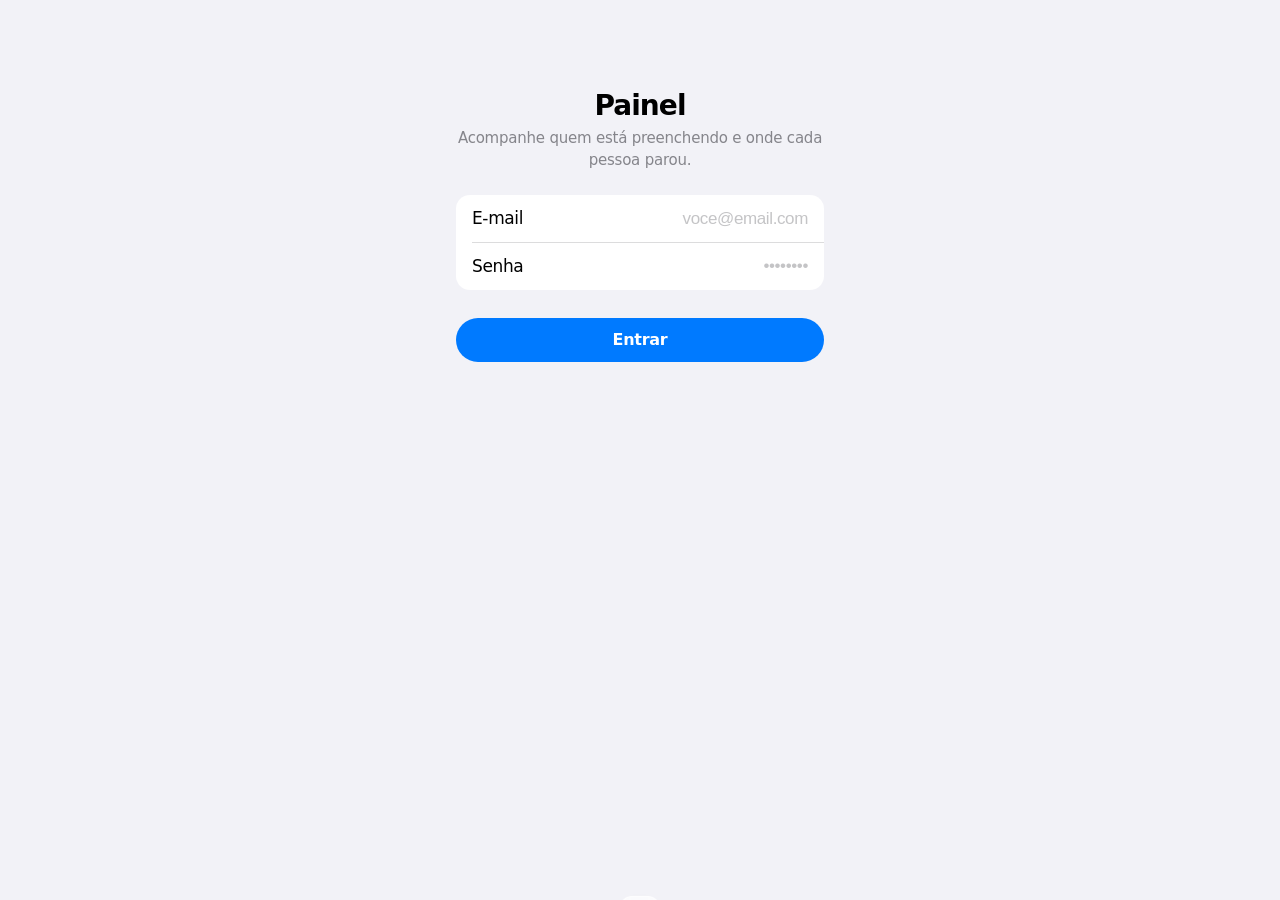
<file: admin.html>
<!doctype html>
<html lang="pt-BR">
<head>
<meta charset="utf-8">
<meta name="viewport" content="width=device-width, initial-scale=1, viewport-fit=cover">
<meta name="robots" content="noindex, nofollow">
<meta name="theme-color" content="#F2F2F7" media="(prefers-color-scheme: light)">
<meta name="theme-color" content="#000000" media="(prefers-color-scheme: dark)">
<title>Painel — Máquina de Conteúdo</title>
<link rel="icon" href="data:image/svg+xml,<svg xmlns='http://www.w3.org/2000/svg' viewBox='0 0 100 100'><rect width='100' height='100' rx='22' fill='%235856D6'/><path d='M22 30h56M22 50h56M22 70h34' stroke='white' stroke-width='9' stroke-linecap='round'/></svg>">
<link rel="stylesheet" href="app.css?v=202608130049">
</head>
<body>

<!-- ============ ENTRADA ============ -->
<div id="entrada" class="adm-entrada">
  <div style="text-align:center;margin-bottom:1.5rem">
    <h1 class="t-1">Painel</h1>
    <p class="sub" style="color:var(--rotulo-2);margin-top:.3rem">Acompanhe quem está preenchendo e onde cada pessoa parou.</p>
  </div>
  <div class="erro" id="entradaErr"></div>
  <div class="grupo">
    <div class="ilha">
      <div class="linha">
        <span class="rot">E-mail</span>
        <input type="text" id="lEmail" autocomplete="username" inputmode="email" placeholder="voce@email.com">
      </div>
      <div class="linha">
        <span class="rot">Senha</span>
        <input type="password" id="lSenha" autocomplete="current-password" placeholder="••••••••">
      </div>
    </div>
  </div>
  <button class="bt forte cheio" id="btEntrar">Entrar</button>
</div>

<!-- ============ PAINEL ============ -->
<div id="painel" class="adm" style="display:none">

  <div class="adm-topo">
    <div>
      <span class="eyebrow" style="font-size:13px;font-weight:600;color:var(--tinta);display:block">Painel</span>
      <h1 class="t-grande">Quem está preenchendo</h1>
      <p class="sub" style="color:var(--rotulo-2);margin-top:.3rem">Clique numa linha para ver a tela exatamente como a pessoa vê.</p>
    </div>
    <div class="acoes">
      <button class="bt mini" id="btAtualizar">Atualizar</button>
      <button class="bt mini" id="btCsv">Baixar CSV</button>
      <button class="bt mini simples perigo" id="btSair">Sair</button>
    </div>
  </div>

  <div class="indic" style="margin-bottom:1.5rem">
    <div class="ind"><span class="v" id="kTotal">0</span><span class="l">pessoas cadastradas</span></div>
    <div class="ind"><span class="v" id="kFase0">0</span><span class="l">concluíram a Fase 0</span></div>
    <div class="ind"><span class="v" id="kFase1">0</span><span class="l">concluíram a Fase 1</span></div>
    <div class="ind"><span class="v" id="kHoje">0</span><span class="l">mexeram nas últimas 24h</span></div>
  </div>

  <div class="ilha" style="overflow:hidden">
    <div class="rolagem" style="background:none;border-radius:0">
      <table class="adm-tbl">
        <thead>
          <tr>
            <th>Pessoa</th><th>Progresso</th><th>Onde está</th>
            <th>Comunidade</th><th>Nicho</th><th>Atividade</th>
          </tr>
        </thead>
        <tbody id="linhas"></tbody>
      </table>
    </div>
    <div class="vazio-msg" id="vazio" style="display:none">Ninguém preencheu ainda.</div>
  </div>
</div>

<!-- ============ DETALHE ============ -->
<div class="det" id="det">
  <div class="det-cx">
    <div style="display:flex;justify-content:space-between;align-items:flex-start;gap:1rem;margin-bottom:1.2rem">
      <div style="min-width:0">
        <h3 id="dNome"></h3>
        <span class="em" id="dEmail"></span>
      </div>
      <button class="bt mini" id="btFechar" style="flex:none">Fechar</button>
    </div>
    <div id="dCorpo"></div>
  </div>
</div>

<div class="aviso-f" id="aviso"></div>
<script src="sessao.js?v=202608130049"></script>
<script src="admin.js?v=202608130049"></script>
</body>
</html>
</file>
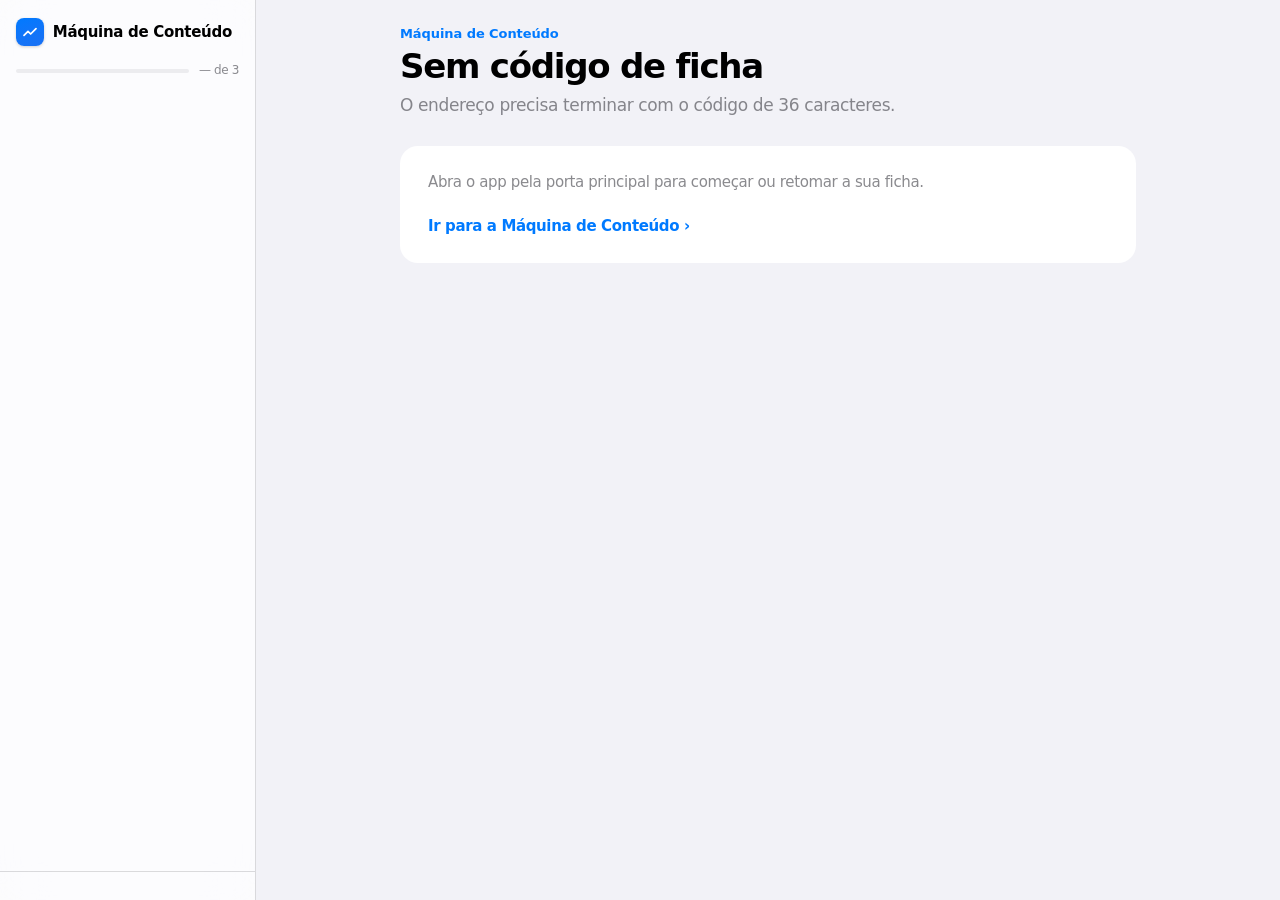
<file: perfil.html>
<!doctype html>
<html lang="pt-BR">
<head>
<meta charset="utf-8">
<meta name="viewport" content="width=device-width,initial-scale=1,viewport-fit=cover">
<title>Perfil — Máquina de Conteúdo</title>
<link rel="stylesheet" href="app.css?v=202608131348">
<link rel="stylesheet" href="revisao.css?v=202608131348">
</head>
<body>

<div class="app">

  <!-- Abaixo de 60rem o app.css joga a lateral para fora da tela e ela só volta
       com a classe .aberto. Sem maçaneta, a gaveta some e não tem como abrir.
       Aqui é só o ícone, no canto superior esquerdo — a página de leitura não
       precisa perder uma faixa inteira de altura para uma barra de título. -->
  <button class="pf-menu" data-act="menu" aria-label="Abrir o fluxo">
    <svg viewBox="0 0 24 24" fill="none" stroke="currentColor" stroke-width="2.2" stroke-linecap="round"><line x1="3" y1="6" x2="21" y2="6"/><line x1="3" y1="12" x2="21" y2="12"/><line x1="3" y1="18" x2="21" y2="18"/></svg>
  </button>
  <div class="veu" id="veu"></div>

  <aside class="lateral" id="lateral">
    <div class="lat-topo">
      <div class="marca">
        <span class="marca-ic">
          <svg viewBox="0 0 24 24" fill="none" stroke="currentColor" stroke-width="2.6" stroke-linecap="round" stroke-linejoin="round"><polyline points="3 17 9 11 13 15 21 7"/></svg>
        </span>
        <span class="marca-nm">Máquina de Conteúdo</span>
      </div>
      <div class="progresso">
        <span class="prog-t"><i id="progBarra"></i></span>
        <span class="prog-v" id="progVal">— de 3</span>
      </div>
    </div>
    <nav class="lat-nav" id="nav"></nav>
    <div class="lat-pe">
      <div class="quem" id="quem" style="display:none">
        <span class="quem-av" id="quemAv"></span>
        <span class="quem-t"><b id="quemNm"></b><span id="quemEm"></span></span>
      </div>
      <a class="bt forte cheio mini" id="btEditar" href="./" style="text-decoration:none;text-align:center">Editar</a>
    </div>
  </aside>

  <main class="palco">
    <div class="larg corpo" id="tela">
      <p class="pf-carga">Abrindo a ficha…</p>
    </div>
  </main>
</div>


<script src="revisao.js?v=202608131348"></script>
<script>
/* Esta página é só a casca. Quem monta a revisão é o revisao.js, o mesmo que o
   app usa como tela de entrada — para as duas mudarem juntas. */
(function () {
  'use strict';
  var codigo = (location.hash || '').replace('#', '').trim();
  /* sem o código não tem para onde editar — a maçaneta some, não fica
     apontando para um app.js que abre sem ninguém identificado */
  if (/^[0-9a-f-]{36}$/i.test(codigo)) {
    document.getElementById('btEditar').href = 'index.html?ficha=' + encodeURIComponent(codigo) + '&editar=1';
  } else {
    document.getElementById('btEditar').style.display = 'none';
  }
  Revisao.carregar(document.getElementById('tela'), codigo);
  window.addEventListener('hashchange', function () { location.reload(); });
})();
</script>
</body>
</html>
</file>
<file: app.css>
/* ============================================================
   MÁQUINA DE CONTEÚDO
   Direção visual: iOS 26 / Liquid Glass.
   Listas agrupadas em ilha, materiais translúcidos, títulos
   grandes, cantos contínuos, azul de sistema.
   ============================================================ */

/* ---------- TOKENS — tema claro é a base ---------- */
:root{
  /* fundos do sistema */
  --fundo:#F2F2F7;
  --ilha:#FFFFFF;
  --ilha-2:#F9F9FB;
  --elevado:#FFFFFF;

  /* vidro */
  --vidro:rgba(255,255,255,.72);
  --vidro-borda:rgba(255,255,255,.55);
  --vidro-sombra:0 1px 1px rgba(0,0,0,.04),0 8px 24px -8px rgba(0,0,0,.10);

  /* rótulos */
  --rotulo:#000000;
  --rotulo-2:rgba(60,60,67,.60);
  --rotulo-3:rgba(60,60,67,.30);
  --rotulo-4:rgba(60,60,67,.18);

  /* separador */
  --sep:rgba(60,60,67,.18);
  --sep-opaco:#D1D1D6;

  /* preenchimentos */
  --preench:rgba(120,120,128,.12);
  --preench-2:rgba(120,120,128,.16);

  /* tintas do sistema */
  --tinta:#007AFF;
  --tinta-sobre:#FFFFFF;
  --tinta-fraca:rgba(0,122,255,.10);
  --verde:#34C759;
  --verde-fraco:rgba(52,199,89,.12);
  --laranja:#FF9500;
  --vermelho:#FF3B30;
  --cinza:#8E8E93;

  --sans:-apple-system,BlinkMacSystemFont,"SF Pro Text","SF Pro Display","Segoe UI Variable Text","Segoe UI",Roboto,system-ui,sans-serif;
  --mono:ui-monospace,"SF Mono",SFMono-Regular,"Cascadia Mono",Menlo,Consolas,monospace;

  --lateral:16rem;
  --r-ilha:14px;
  --r-cartao:18px;
  --r-folha:26px;
  --r-campo:11px;
}

/* ---------- tema escuro ---------- */
@media (prefers-color-scheme:dark){
  :root:not([data-theme="light"]){
    --fundo:#000000;
    --ilha:#1C1C1E;
    --ilha-2:#2C2C2E;
    --elevado:#1C1C1E;

    --vidro:rgba(30,30,32,.72);
    --vidro-borda:rgba(255,255,255,.10);
    --vidro-sombra:0 1px 1px rgba(0,0,0,.3),0 8px 24px -8px rgba(0,0,0,.6);

    --rotulo:#FFFFFF;
    --rotulo-2:rgba(235,235,245,.60);
    --rotulo-3:rgba(235,235,245,.30);
    --rotulo-4:rgba(235,235,245,.18);

    --sep:rgba(84,84,88,.55);
    --sep-opaco:#38383A;

    --preench:rgba(120,120,128,.24);
    --preench-2:rgba(120,120,128,.32);

    --tinta:#0A84FF;
    --tinta-sobre:#FFFFFF;
    --tinta-fraca:rgba(10,132,255,.16);
    --verde:#30D158;
    --verde-fraco:rgba(48,209,88,.16);
    --laranja:#FF9F0A;
    --vermelho:#FF453A;
    --cinza:#8E8E93;
  }
}
:root[data-theme="dark"]{
  --fundo:#000000; --ilha:#1C1C1E; --ilha-2:#2C2C2E; --elevado:#1C1C1E;
  --vidro:rgba(30,30,32,.72); --vidro-borda:rgba(255,255,255,.10);
  --vidro-sombra:0 1px 1px rgba(0,0,0,.3),0 8px 24px -8px rgba(0,0,0,.6);
  --rotulo:#FFFFFF; --rotulo-2:rgba(235,235,245,.60);
  --rotulo-3:rgba(235,235,245,.30); --rotulo-4:rgba(235,235,245,.18);
  --sep:rgba(84,84,88,.55); --sep-opaco:#38383A;
  --preench:rgba(120,120,128,.24); --preench-2:rgba(120,120,128,.32);
  --tinta:#0A84FF; --tinta-fraca:rgba(10,132,255,.16);
  --verde:#30D158; --verde-fraco:rgba(48,209,88,.16);
  --laranja:#FF9F0A; --vermelho:#FF453A;
}

*,*::before,*::after{box-sizing:border-box}
html{-webkit-text-size-adjust:100%}
body{
  margin:0;background:var(--fundo);color:var(--rotulo);
  font-family:var(--sans);
  font-size:17px;line-height:1.47;letter-spacing:-.022em;
  -webkit-font-smoothing:antialiased;overflow-x:hidden;
}
img,svg{max-width:100%;height:auto}
h1,h2,h3,h4{margin:0;font-weight:700;letter-spacing:-.03em;line-height:1.15}
p{margin:0 0 .8em}
p:last-child{margin-bottom:0}
strong,b{font-weight:600}
a{color:var(--tinta);text-decoration:none}
button{font:inherit;color:inherit}
:focus-visible{outline:3px solid var(--tinta);outline-offset:2px;border-radius:6px}
@media (prefers-reduced-motion:reduce){
  *,*::before,*::after{animation-duration:.01ms !important;transition-duration:.01ms !important}
}
.num{font-variant-numeric:tabular-nums}

/* escala tipográfica do iOS */
.t-grande{font-size:34px;font-weight:700;letter-spacing:-.037em;line-height:1.08}
.t-1{font-size:28px;font-weight:700;letter-spacing:-.033em}
.t-2{font-size:22px;font-weight:700;letter-spacing:-.026em}
.t-3{font-size:20px;font-weight:600;letter-spacing:-.024em}
.cabeca{font-size:17px;font-weight:600;letter-spacing:-.022em}
.corpo{font-size:17px;letter-spacing:-.022em}
.chamada{font-size:16px;letter-spacing:-.018em}
.sub{font-size:15px;letter-spacing:-.015em}
.rodape{font-size:13px;letter-spacing:-.006em}
.legenda{font-size:12px;letter-spacing:0}

/* rótulo de seção de lista agrupada */
.sec-rot{
  font-size:13px;font-weight:400;color:var(--rotulo-2);
  padding:0 1rem .5rem;display:block;
}
.sec-nota{
  font-size:13px;color:var(--rotulo-2);padding:.5rem 1rem 0;
  display:block;line-height:1.4;
}

/* ============================================================
   ESTRUTURA
   ============================================================ */
.app{display:flex;min-height:100vh;min-height:100dvh}

/* ---------- BARRA LATERAL ---------- */
.lateral{
  width:var(--lateral);flex:none;
  background:var(--vidro);
  -webkit-backdrop-filter:saturate(180%) blur(24px);
  backdrop-filter:saturate(180%) blur(24px);
  border-right:.5px solid var(--sep);
  position:sticky;top:0;height:100vh;height:100dvh;
  display:flex;flex-direction:column;
}
.lat-topo{padding:1.15rem 1rem .85rem}
.marca{display:flex;align-items:center;gap:.55rem;margin-bottom:1rem}
.marca-ic{
  width:1.75rem;height:1.75rem;flex:none;border-radius:8px;
  background:linear-gradient(160deg,var(--tinta),color-mix(in srgb,var(--tinta) 72%,#5856D6));
  display:grid;place-items:center;box-shadow:0 1px 3px rgba(0,0,0,.18);
}
.marca-ic svg{width:1rem;height:1rem;color:#fff}
.marca-nm{font-size:15px;font-weight:600;letter-spacing:-.02em}

.progresso{display:flex;align-items:center;gap:.6rem}
.prog-v{font-size:12px;color:var(--rotulo-2);font-variant-numeric:tabular-nums}
.prog-t{flex:1;height:4px;background:var(--preench);border-radius:99px;overflow:hidden}
.prog-t i{display:block;height:100%;background:var(--tinta);border-radius:99px;width:0;transition:width .5s cubic-bezier(.32,.72,0,1)}

.lat-nav{padding:.25rem .6rem;flex:1;overflow-y:auto}
.nav-rot{font-size:12px;color:var(--rotulo-3);font-weight:500;padding:.9rem .6rem .3rem;display:block}
.etapa{
  display:flex;align-items:center;gap:.65rem;width:100%;
  background:none;border:0;text-align:left;cursor:pointer;
  padding:.5rem .6rem;border-radius:10px;margin-bottom:1px;
  color:var(--rotulo);transition:background .15s;
}
.etapa:hover:not(:disabled){background:var(--preench)}
.etapa[aria-current="true"]{background:var(--tinta);color:#fff}
.etapa:disabled{cursor:not-allowed;color:var(--rotulo-3)}
.et-ic{
  width:1.55rem;height:1.55rem;flex:none;border-radius:7px;
  display:grid;place-items:center;background:var(--preench);color:var(--rotulo-2);
}
.etapa[aria-current="true"] .et-ic{background:rgba(255,255,255,.24);color:#fff}
.etapa.feito .et-ic{background:var(--verde);color:#fff}
.etapa[aria-current="true"].feito .et-ic{background:rgba(255,255,255,.24)}
.et-ic svg{width:.85rem;height:.85rem}
.et-ic span{font-size:11px;font-weight:600;font-variant-numeric:tabular-nums}
.et-nm{flex:1;font-size:15px;font-weight:500;letter-spacing:-.016em;min-width:0}

.lat-pe{padding:.75rem 1rem 1rem;border-top:.5px solid var(--sep)}
.quem{
  display:flex;align-items:center;gap:.55rem;padding:.5rem .55rem;
  background:var(--preench);border-radius:10px;margin-bottom:.6rem;
}
.quem-av{
  width:1.75rem;height:1.75rem;flex:none;border-radius:99px;background:var(--tinta);
  color:#fff;display:grid;place-items:center;font-size:12px;font-weight:600;
}
.quem-t{min-width:0;flex:1}
.quem-t b{display:block;font-size:13px;font-weight:600;white-space:nowrap;overflow:hidden;text-overflow:ellipsis}
.quem-t span{display:block;font-size:11px;color:var(--rotulo-2);white-space:nowrap;overflow:hidden;text-overflow:ellipsis}

.sinc{display:flex;align-items:center;gap:.4rem;font-size:12px;color:var(--rotulo-2);margin-bottom:.6rem;padding:0 .2rem}
.sinc i{width:6px;height:6px;border-radius:99px;background:var(--rotulo-3);flex:none}
.sinc.on i{background:var(--verde)}
.sinc.mov i{background:var(--tinta);animation:pisca 1.2s ease-in-out infinite}
.sinc.erro i{background:var(--laranja)}
@keyframes pisca{0%,100%{opacity:1}50%{opacity:.25}}

.codigo{background:var(--preench);border-radius:10px;padding:.55rem .65rem;margin-bottom:.6rem}
.codigo .k{font-size:11px;color:var(--rotulo-2);display:block;margin-bottom:.3rem}
.codigo .v{font-family:var(--mono);font-size:10px;color:var(--rotulo-2);word-break:break-all;line-height:1.4;display:block;margin-bottom:.45rem}

/* ---------- BARRA MÓVEL ---------- */
.barra{display:none}
@media(max-width:60rem){
  .app{display:block}
  .barra{
    display:flex;align-items:center;gap:.7rem;position:sticky;top:0;z-index:40;
    background:var(--vidro);
    -webkit-backdrop-filter:saturate(180%) blur(24px);
    backdrop-filter:saturate(180%) blur(24px);
    border-bottom:.5px solid var(--sep);padding:.55rem .9rem;
    padding-top:max(.55rem,env(safe-area-inset-top));
  }
  .menu-bt{
    width:2.2rem;height:2.2rem;flex:none;border:0;background:var(--preench);
    border-radius:99px;display:grid;place-items:center;cursor:pointer;color:var(--tinta);
  }
  .menu-bt svg{width:1.05rem;height:1.05rem}
  .barra-txt{flex:1;min-width:0;text-align:center}
  .barra-txt b{display:block;font-size:16px;font-weight:600;letter-spacing:-.02em;white-space:nowrap;overflow:hidden;text-overflow:ellipsis}
  .barra-txt span{display:block;font-size:11px;color:var(--rotulo-2)}
  .barra .vaga{width:2.2rem;flex:none}
  .lateral{
    position:fixed;inset:0 auto 0 0;z-index:50;width:min(17.5rem,84vw);
    transform:translateX(-101%);transition:transform .34s cubic-bezier(.32,.72,0,1);
  }
  .lateral.aberto{transform:none}
  .veu{
    position:fixed;inset:0;background:rgba(0,0,0,.35);z-index:45;
    opacity:0;pointer-events:none;transition:opacity .3s;
  }
  .veu.on{opacity:1;pointer-events:auto}
}

/* ---------- PALCO ---------- */
.palco{flex:1;min-width:0}
.vista{display:none}
.vista.on{display:block}
.larg{width:min(46rem,100% - 2rem);margin-inline:auto}
.larg-w{width:min(72rem,100% - 2rem);margin-inline:auto}
.corpo{padding:1.5rem 0 5rem;padding-bottom:max(5rem,calc(3rem + env(safe-area-inset-bottom)))}

.topo-grande{margin-bottom:1.75rem}
.topo-grande .eyebrow{
  font-size:13px;font-weight:600;color:var(--tinta);
  display:block;margin-bottom:.3rem;letter-spacing:-.006em;
}
.topo-grande h1{font-size:34px;font-weight:700;letter-spacing:-.037em;line-height:1.08;margin-bottom:.5rem}
.topo-grande .abre{font-size:17px;color:var(--rotulo-2);letter-spacing:-.022em;max-width:34rem}

/* ============================================================
   LISTA AGRUPADA EM ILHA — o padrão do app Ajustes
   ============================================================ */
.grupo{margin-bottom:1.75rem}
.ilha{
  background:var(--ilha);border-radius:var(--r-ilha);overflow:hidden;
}
.linha{
  display:flex;align-items:center;gap:.75rem;
  padding:.7rem 1rem;min-height:2.9rem;position:relative;
}
.linha+.linha::before{
  content:"";position:absolute;top:0;left:1rem;right:0;height:.5px;background:var(--sep);
}
.linha.empilha{flex-direction:column;align-items:stretch;gap:.4rem;padding-top:.8rem;padding-bottom:.85rem}
.linha .rot{font-size:17px;letter-spacing:-.022em;flex:none}
.linha .rot small{display:block;font-size:13px;color:var(--rotulo-2);margin-top:.1rem;letter-spacing:-.006em}
.linha input[type=text],.linha input[type=password]{
  flex:1;border:0;background:none;padding:0;font-size:17px;letter-spacing:-.022em;
  color:var(--rotulo);text-align:right;min-width:0;
}
.linha.empilha input[type=text]{text-align:left}
.linha input::placeholder{color:var(--rotulo-3)}
.linha input:focus{outline:none}
.linha textarea{
  width:100%;border:0;background:none;padding:0;resize:vertical;min-height:4rem;
  font-family:var(--sans);font-size:17px;letter-spacing:-.022em;color:var(--rotulo);line-height:1.45;
}
.linha textarea:focus{outline:none}
.linha textarea.codigo-txt{font-family:var(--mono);font-size:13px;letter-spacing:0;line-height:1.55}
.linha .ex{display:block;font-size:13px;color:var(--rotulo-3);letter-spacing:-.006em}

/* linha clicável com seta */
.linha.toca{cursor:pointer;transition:background .12s}
.linha.toca:hover{background:var(--ilha-2)}
.linha .seta{width:.7rem;height:.7rem;color:var(--rotulo-3);flex:none}
.linha .val{font-size:17px;color:var(--rotulo-2);letter-spacing:-.022em;text-align:right;min-width:0;
  white-space:nowrap;overflow:hidden;text-overflow:ellipsis}

/* item numerado que cresce */
.linha .ord{
  font-size:15px;color:var(--rotulo-3);font-variant-numeric:tabular-nums;flex:none;width:1.4rem;
}
.remover{
  width:1.6rem;height:1.6rem;flex:none;border:0;background:none;border-radius:99px;
  color:var(--rotulo-3);cursor:pointer;display:grid;place-items:center;transition:color .12s,background .12s;
}
.remover:hover{color:var(--vermelho);background:var(--preench)}
.remover svg{width:.95rem;height:.95rem}
.linha.add{color:var(--tinta);cursor:pointer;font-size:17px;letter-spacing:-.022em;font-weight:400}
.linha.add .mais-ic{
  width:1.4rem;height:1.4rem;border-radius:99px;background:var(--verde);color:#fff;
  display:grid;place-items:center;flex:none;
}
.linha.add .mais-ic svg{width:.75rem;height:.75rem}
.linha.add:hover{background:var(--ilha-2)}

/* medidor na direita do rótulo de seção */
.sec-linha{display:flex;align-items:flex-end;justify-content:space-between;gap:1rem;padding:0 1rem .5rem}
.sec-linha .sec-rot{padding:0}
.medidor{
  display:inline-flex;align-items:center;gap:.45rem;font-size:13px;color:var(--rotulo-2);
  font-variant-numeric:tabular-nums;flex:none;
}
.medidor .b{width:2.75rem;height:4px;background:var(--preench);border-radius:99px;overflow:hidden}
.medidor .b i{display:block;height:100%;background:var(--tinta);width:0;transition:width .4s cubic-bezier(.32,.72,0,1)}
.medidor.pronto{color:var(--verde)}
.medidor.pronto .b i{background:var(--verde)}

/* ============================================================
   CARTÕES DE CONTEÚDO (briefing)
   ============================================================ */
.cartao{
  background:var(--ilha);border-radius:var(--r-cartao);padding:1.35rem;margin-bottom:1rem;
}
@media(min-width:44rem){.cartao{padding:1.6rem 1.75rem}}
.cartao-h{margin-bottom:1rem}
.cartao-h .eyebrow{font-size:13px;font-weight:600;color:var(--tinta);display:block;margin-bottom:.25rem}
.cartao-h h3{font-size:22px;letter-spacing:-.026em;margin-bottom:.35rem}
.cartao-h p{font-size:15px;color:var(--rotulo-2);letter-spacing:-.015em;margin:0}
.cartao>section+section{margin-top:1.6rem}

.rotulo-bloco{
  font-size:13px;font-weight:600;color:var(--rotulo-2);display:block;
  margin-bottom:.7rem;padding-bottom:.5rem;border-bottom:.5px solid var(--sep);
  letter-spacing:-.006em;
}
.passos{list-style:none;margin:0;padding:0;counter-reset:p}
.passos li{
  counter-increment:p;position:relative;padding-left:2.1rem;margin-bottom:.85rem;
  color:var(--rotulo-2);font-size:15px;letter-spacing:-.015em;line-height:1.5;
}
.passos li:last-child{margin-bottom:0}
.passos li::before{
  content:counter(p);position:absolute;left:0;top:.05rem;
  width:1.45rem;height:1.45rem;border-radius:99px;background:var(--tinta-fraca);color:var(--tinta);
  display:grid;place-items:center;font-size:12px;font-weight:600;font-variant-numeric:tabular-nums;
}
.passos li b{color:var(--rotulo);font-weight:600}
.pq{
  border-left:3px solid var(--tinta);padding-left:.95rem;color:var(--rotulo-2);
  font-size:15px;letter-spacing:-.015em;line-height:1.55;
}
.pq q{color:var(--rotulo);font-style:italic;quotes:'"' '"'}
.destaque{
  background:var(--tinta-fraca);border-radius:12px;padding:.9rem 1.05rem;margin:1.2rem 0;
}
.destaque .k{font-size:13px;font-weight:600;color:var(--tinta);display:block;margin-bottom:.3rem}
.destaque p{font-size:15px;color:var(--rotulo-2);letter-spacing:-.015em;margin:0;line-height:1.5}
.obs{
  background:var(--preench);border-radius:12px;padding:.85rem 1rem;
  font-size:14px;color:var(--rotulo-2);letter-spacing:-.01em;line-height:1.5;
}
.obs b{color:var(--rotulo)}
.obs+.obs{margin-top:.55rem}
.risco{background:var(--preench);border-radius:12px;padding:.9rem 1.05rem}
.risco .t{font-size:15px;font-weight:600;margin-bottom:.35rem;display:flex;gap:.5rem;flex-wrap:wrap;align-items:baseline}
.risco .t span{font-size:12px;font-weight:600;color:var(--vermelho);text-transform:uppercase;letter-spacing:.04em}
.risco p{font-size:14px;color:var(--rotulo-2);margin:0;line-height:1.5}

.duo{display:grid;gap:.6rem;grid-template-columns:1fr}
@media(min-width:46rem){.duo{grid-template-columns:1fr 1fr;gap:.75rem}}
.duo-c{background:var(--preench);border-radius:12px;padding:.95rem 1.05rem}
.duo-c.sim{background:var(--verde-fraco)}
.duo-c .k{font-size:12px;font-weight:600;color:var(--rotulo-2);display:block;margin-bottom:.5rem;text-transform:uppercase;letter-spacing:.04em}
.duo-c.sim .k{color:var(--verde)}
.duo-c ul{margin:0;padding-left:1rem;color:var(--rotulo-2);font-size:14px;line-height:1.5}
.duo-c li{margin-bottom:.35rem}
.duo-c li:last-child{margin-bottom:0}
.duo-c p{font-size:14px;color:var(--rotulo-2);margin:0;line-height:1.5}

.funis{display:grid;gap:.75rem;grid-template-columns:1fr}
@media(min-width:52rem){.funis{grid-template-columns:1fr 1fr}}
.funil{background:var(--ilha);border-radius:var(--r-cartao);padding:1.3rem 1.4rem;display:flex;flex-direction:column}
.funil .k{font-size:12px;font-weight:600;color:var(--rotulo-2);display:block;margin-bottom:.5rem;text-transform:uppercase;letter-spacing:.04em}
.funil.bom .k{color:var(--tinta)}
.funil h3{font-size:20px;letter-spacing:-.024em;margin-bottom:.9rem}
.fluxo{list-style:none;margin:0 0 1rem;padding:0;display:flex;flex-direction:column;gap:.5rem}
.fluxo li{display:flex;align-items:center;gap:.6rem;font-size:15px;color:var(--rotulo-2);letter-spacing:-.015em}
.fluxo li .n{
  width:1.35rem;height:1.35rem;border-radius:99px;background:var(--preench);color:var(--rotulo-2);
  display:grid;place-items:center;font-size:11px;font-weight:600;flex:none;font-variant-numeric:tabular-nums;
}
.funil.bom .fluxo li .n{background:var(--tinta-fraca);color:var(--tinta)}
.vered{border-top:.5px solid var(--sep);padding-top:.85rem;margin-top:auto;font-size:14px;color:var(--rotulo-2);line-height:1.5}

.indic{display:grid;gap:.5rem;grid-template-columns:repeat(2,1fr)}
@media(min-width:46rem){.indic{grid-template-columns:repeat(4,1fr)}}
.ind{background:var(--ilha);border-radius:14px;padding:1.05rem 1rem}
.ind .v{font-size:26px;font-weight:700;letter-spacing:-.03em;line-height:1;display:block;margin-bottom:.35rem;font-variant-numeric:tabular-nums}
.ind .l{font-size:12px;color:var(--rotulo-2);line-height:1.35}
.fonte{font-size:13px;color:var(--rotulo-2);margin-top:.9rem;line-height:1.45}
.conta{
  display:flex;flex-wrap:wrap;align-items:center;gap:.35rem .7rem;
  background:var(--ilha);border-radius:14px;padding:1rem 1.2rem;margin-top:.6rem;
  font-size:14px;color:var(--rotulo-2);font-variant-numeric:tabular-nums;
}
.conta b{font-size:22px;font-weight:700;color:var(--tinta);letter-spacing:-.026em}
.conta .s{color:var(--rotulo-3)}

.trilha{display:grid;gap:.45rem;grid-template-columns:1fr}
@media(min-width:38rem){.trilha{grid-template-columns:repeat(4,1fr)}}
@media(min-width:64rem){.trilha{grid-template-columns:repeat(7,1fr)}}
.tr-item{background:var(--ilha);border-radius:12px;padding:.75rem .7rem}
.tr-item.agora{background:var(--tinta);color:#fff}
.tr-item .k{font-size:11px;font-weight:600;color:var(--rotulo-2);display:block;margin-bottom:.2rem}
.tr-item.agora .k{color:rgba(255,255,255,.75)}
.tr-item .nm{font-size:13px;font-weight:600;display:block;line-height:1.25;letter-spacing:-.012em}
.tr-item .st{font-size:11px;color:var(--rotulo-3)}
.tr-item.agora .st{color:rgba(255,255,255,.7)}
.chave{display:flex;flex-wrap:wrap;gap:1rem;margin-top:.85rem;font-size:13px;color:var(--rotulo-2)}
.chave i{display:inline-block;width:.7rem;height:.7rem;border-radius:3px;margin-right:.4rem;vertical-align:-1px}
.chave .a{background:var(--tinta)}
.chave .b{background:var(--preench-2)}

.grade{width:100%;border-collapse:collapse;font-size:14px}
.grade th,.grade td{text-align:left;padding:.65rem .8rem;border-bottom:.5px solid var(--sep);vertical-align:top}
.grade th{font-size:12px;color:var(--rotulo-2);font-weight:600;text-transform:uppercase;letter-spacing:.04em}
.grade tr:last-child td{border-bottom:none}
.grade td:first-child{font-weight:600;white-space:nowrap}
.grade td{color:var(--rotulo-2)}
.rolagem{overflow-x:auto;-webkit-overflow-scrolling:touch;background:var(--preench);border-radius:12px}

.receita{
  background:var(--preench);border-radius:12px;padding:.85rem 1rem;
  font-family:var(--mono);font-size:13px;line-height:1.6;letter-spacing:0;
  color:var(--rotulo);white-space:pre-wrap;overflow-x:auto;
}
.receita .c{color:var(--rotulo-3)}

.leis{display:grid;gap:.6rem;grid-template-columns:1fr}
@media(min-width:50rem){.leis{grid-template-columns:repeat(3,1fr)}}
.lei{background:var(--ilha);border-radius:var(--r-cartao);padding:1.3rem}
.lei .n{font-size:32px;font-weight:700;letter-spacing:-.04em;color:var(--tinta);display:block;margin-bottom:.5rem;line-height:1}
.lei h3{font-size:17px;letter-spacing:-.022em;margin-bottom:.35rem}
.lei p{font-size:14px;color:var(--rotulo-2);margin:0;line-height:1.5}

.canal{background:var(--ilha);border-radius:12px;margin-bottom:.45rem;overflow:hidden}
.canal-h{
  display:flex;align-items:center;gap:.7rem;width:100%;background:none;border:0;
  padding:.7rem .9rem;cursor:pointer;text-align:left;color:var(--rotulo);min-height:3rem;
}
.canal-h:hover{background:var(--ilha-2)}
.canal-n{
  width:1.6rem;height:1.6rem;flex:none;border-radius:7px;background:var(--preench);
  color:var(--rotulo-2);display:grid;place-items:center;font-size:11px;font-weight:600;font-variant-numeric:tabular-nums;
}
.canal.cheio .canal-n{background:var(--verde);color:#fff}
.canal-t{flex:1;min-width:0}
.canal-t b{display:block;font-size:15px;font-weight:500;letter-spacing:-.016em;white-space:nowrap;overflow:hidden;text-overflow:ellipsis}
.canal-t b.vazio{color:var(--rotulo-3);font-weight:400}
.canal-t s{display:block;text-decoration:none;font-size:12px;color:var(--rotulo-2);margin-top:1px;font-variant-numeric:tabular-nums}
.seta-c{width:.7rem;height:.7rem;flex:none;color:var(--rotulo-3);transition:transform .22s cubic-bezier(.32,.72,0,1)}
.canal.aberto .seta-c{transform:rotate(90deg)}
.canal-b{padding:0 .9rem .9rem;display:none}
.canal.aberto .canal-b{display:block}
.canal-campo{background:var(--preench);border-radius:10px;padding:.6rem .75rem;margin-bottom:.5rem}
.canal-campo label{display:block;font-size:12px;color:var(--rotulo-2);margin-bottom:.2rem;font-weight:500}
.canal-campo input,.canal-campo textarea{
  width:100%;border:0;background:none;padding:0;font-size:15px;color:var(--rotulo);
  font-family:var(--sans);letter-spacing:-.016em;
}
.canal-campo textarea{font-family:var(--mono);font-size:12.5px;letter-spacing:0;resize:vertical;min-height:4rem;line-height:1.55}
.canal-campo input:focus,.canal-campo textarea:focus{outline:none}
.canal-campo input::placeholder,.canal-campo textarea::placeholder{color:var(--rotulo-3)}

/* ---------- ASSINATURA ---------- */
.previa{background:var(--tinta-fraca);border-radius:12px;padding:1rem 1.15rem;margin-top:.75rem}
.previa .k{font-size:13px;font-weight:600;color:var(--tinta);display:block;margin-bottom:.5rem}
.previa-t{font-size:17px;line-height:1.45;letter-spacing:-.022em}
.previa-t .vaga{color:var(--rotulo-3)}
.previa-m{font-size:13px;color:var(--rotulo-2);margin-top:.5rem;font-variant-numeric:tabular-nums}
.previa-m.longa{color:var(--laranja)}

/* ============================================================
   CONTROLES
   ============================================================ */
.bt{
  display:inline-flex;align-items:center;justify-content:center;gap:.45rem;
  border:0;background:var(--preench);color:var(--tinta);
  padding:.65rem 1.15rem;border-radius:99px;cursor:pointer;
  font-size:16px;font-weight:600;letter-spacing:-.018em;min-height:2.75rem;
  transition:opacity .15s,transform .1s,background .15s;
}
.bt:active:not(:disabled){transform:scale(.97)}
.bt:hover:not(:disabled){background:var(--preench-2)}
.bt.forte{background:var(--tinta);color:var(--tinta-sobre)}
.bt.forte:hover:not(:disabled){background:var(--tinta);opacity:.88}
.bt.simples{background:none;padding-left:.5rem;padding-right:.5rem}
.bt.simples:hover:not(:disabled){background:var(--preench)}
.bt.perigo{color:var(--vermelho)}
.bt:disabled{opacity:.35;cursor:not-allowed}
.bt svg{width:1rem;height:1rem;flex:none}
.bt.cheio{width:100%}
.bt.mini{padding:.35rem .8rem;font-size:14px;min-height:2rem}
.acoes{display:flex;flex-wrap:wrap;gap:.55rem;align-items:center}
.nota-bt{font-size:13px;color:var(--rotulo-2);flex-basis:100%;margin-top:-.1rem}
.rodape-nav{display:flex;justify-content:space-between;gap:1rem;flex-wrap:wrap;margin-top:2.25rem}

/* ---------- BLOQUEADO ---------- */
.travado{text-align:center;padding:clamp(3rem,10vw,6rem) 1rem;max-width:26rem;margin-inline:auto}
.travado .ic{
  width:3.25rem;height:3.25rem;border-radius:99px;background:var(--preench);
  display:grid;place-items:center;margin:0 auto 1.1rem;color:var(--rotulo-3);
}
.travado .ic svg{width:1.35rem;height:1.35rem}
.travado h2{font-size:22px;letter-spacing:-.026em;margin-bottom:.4rem}
.travado p{color:var(--rotulo-2);font-size:15px}

/* ============================================================
   FOLHAS (sheets)
   ============================================================ */
.folha{
  position:fixed;inset:0;z-index:90;display:none;align-items:center;justify-content:center;
  padding:1rem;background:rgba(0,0,0,.32);
  -webkit-backdrop-filter:blur(3px);backdrop-filter:blur(3px);
}
.folha.on{display:flex}
.folha-cx{
  width:min(25rem,100%);background:var(--elevado);border:.5px solid var(--vidro-borda);
  border-radius:var(--r-folha);padding:1.6rem 1.5rem;
  box-shadow:0 20px 60px -12px rgba(0,0,0,.35);
  max-height:calc(100dvh - 2rem);overflow-y:auto;
  animation:sobe .42s cubic-bezier(.32,.72,0,1);
}
@keyframes sobe{from{opacity:0;transform:translateY(18px) scale(.97)}to{opacity:1;transform:none}}
.folha-cx h2{font-size:22px;letter-spacing:-.026em;margin-bottom:.35rem;text-align:center}
.folha-cx>p{color:var(--rotulo-2);font-size:15px;margin-bottom:1.4rem;text-align:center;letter-spacing:-.015em}
.folha .grupo{margin-bottom:1.2rem}
.erro{
  display:none;background:rgba(255,59,48,.12);color:var(--vermelho);
  border-radius:10px;padding:.6rem .85rem;font-size:14px;margin-bottom:.9rem;text-align:center;
}
.erro.on{display:block}
.alt{margin-top:1.1rem;font-size:14px;color:var(--rotulo-2);text-align:center}
.elo{background:none;border:0;padding:0;color:var(--tinta);cursor:pointer;font-size:inherit;font-weight:600}
.troca{display:none}
.troca.on{display:block}

/* marco de conclusão */
.marco-ic{
  width:3.5rem;height:3.5rem;border-radius:99px;background:var(--verde);
  display:grid;place-items:center;margin:0 auto 1.1rem;color:#fff;
  animation:salta .5s cubic-bezier(.32,.72,0,1.4);
}
@keyframes salta{0%{transform:scale(.4);opacity:0}100%{transform:scale(1);opacity:1}}
.marco-ic svg{width:1.75rem;height:1.75rem}

/* ---------- AVISO FLUTUANTE ---------- */
.aviso-f{
  position:fixed;left:50%;bottom:1.5rem;transform:translate(-50%,180%);
  background:var(--vidro);-webkit-backdrop-filter:saturate(180%) blur(24px);
  backdrop-filter:saturate(180%) blur(24px);
  border:.5px solid var(--vidro-borda);color:var(--rotulo);
  padding:.7rem 1.2rem;border-radius:99px;box-shadow:var(--vidro-sombra);
  font-size:15px;font-weight:600;z-index:95;letter-spacing:-.016em;
  transition:transform .42s cubic-bezier(.32,.72,0,1);max-width:calc(100vw - 2rem);
}
.aviso-f.on{transform:translate(-50%,0)}

/* ============================================================
   PAINEL
   ============================================================ */
.adm{width:min(74rem,100% - 2rem);margin-inline:auto;padding:2rem 0 5rem}
.adm-entrada{width:min(23rem,100%);margin:10vh auto 0}
.adm-topo{display:flex;flex-wrap:wrap;gap:1rem;justify-content:space-between;align-items:flex-end;margin-bottom:1.5rem}
.adm-tbl{width:100%;border-collapse:collapse;font-size:15px}
.adm-tbl th{
  font-size:12px;color:var(--rotulo-2);font-weight:600;text-transform:uppercase;letter-spacing:.04em;
  text-align:left;padding:.6rem .9rem;white-space:nowrap;
}
.adm-tbl td{padding:.75rem .9rem;vertical-align:middle;position:relative}
.adm-tbl tbody tr{cursor:pointer;transition:background .12s}
.adm-tbl tbody tr:hover{background:var(--ilha-2)}
.adm-tbl tbody tr+tr td::before{
  content:"";position:absolute;top:0;left:0;right:0;height:.5px;background:var(--sep);
}
.adm-tbl tbody tr+tr td:first-child::before{left:.9rem}
.adm-tbl .nm{font-weight:600;display:block;font-size:15px;letter-spacing:-.016em}
.adm-tbl .em{font-size:12px;color:var(--rotulo-2)}
.adm-tbl .t-num{font-size:13px;color:var(--rotulo-2);font-variant-numeric:tabular-nums}
.fita{width:3.5rem;height:5px;background:var(--preench);border-radius:99px;overflow:hidden;display:inline-block;vertical-align:middle;margin-right:.5rem}
.fita i{display:block;height:100%;background:var(--tinta);border-radius:99px}
.selo{
  display:inline-block;font-size:12px;font-weight:600;padding:.22rem .6rem;border-radius:99px;
  background:var(--preench);color:var(--rotulo-2);white-space:nowrap;
}
.selo.s1{background:rgba(255,149,0,.16);color:var(--laranja)}
.selo.s2{background:var(--tinta-fraca);color:var(--tinta)}
.selo.s3{background:var(--verde-fraco);color:var(--verde)}
.vazio-msg{text-align:center;padding:3.5rem 1rem;color:var(--rotulo-2);font-size:15px}

.det{
  position:fixed;inset:0;z-index:70;display:none;background:rgba(0,0,0,.32);
  -webkit-backdrop-filter:blur(3px);backdrop-filter:blur(3px);padding:1rem;
  align-items:center;justify-content:center;
}
.det.on{display:flex}
.det-cx{
  width:min(42rem,100%);max-height:calc(100dvh - 2rem);overflow-y:auto;
  background:var(--elevado);border:.5px solid var(--vidro-borda);border-radius:var(--r-folha);padding:1.6rem;
  box-shadow:0 20px 60px -12px rgba(0,0,0,.35);
  animation:sobe .42s cubic-bezier(.32,.72,0,1);
}
.det-cx h3{font-size:22px;letter-spacing:-.026em;margin-bottom:.1rem}
.det-cx .em{font-size:14px;color:var(--rotulo-2);display:block;margin-bottom:1.4rem}
.det-s{margin-bottom:1.4rem}
.det-s h4{font-size:13px;font-weight:600;color:var(--rotulo-2);margin-bottom:.6rem}
.dl{background:var(--preench);border-radius:12px;overflow:hidden}
.dl>div{display:flex;gap:1rem;padding:.6rem .85rem;justify-content:space-between;position:relative;flex-wrap:wrap}
.dl>div+div::before{content:"";position:absolute;top:0;left:.85rem;right:0;height:.5px;background:var(--sep)}
.dl dt{font-size:14px;color:var(--rotulo-2);margin:0;flex:none}
.dl dd{margin:0;font-size:15px;text-align:right;letter-spacing:-.016em}
.dl dd.vazio{color:var(--rotulo-3)}
.fichas{display:flex;flex-wrap:wrap;gap:.35rem}
.ficha{background:var(--preench);border-radius:99px;padding:.28rem .7rem;font-size:14px;color:var(--rotulo-2)}
.lista-c{list-style:none;margin:0;padding:0;background:var(--preench);border-radius:12px;overflow:hidden}
.lista-c li{padding:.6rem .85rem;font-size:14px;position:relative}
.lista-c li+li::before{content:"";position:absolute;top:0;left:.85rem;right:0;height:.5px;background:var(--sep)}
.lista-c b{display:block;font-weight:600}
.lista-c s{text-decoration:none;font-size:12px;color:var(--rotulo-2)}

/* prefixo de país fixo, fora do campo */
.ddi{
  font-size:17px;color:var(--rotulo-2);letter-spacing:-.022em;flex:none;
  padding-right:.1rem;
}
.linha .ddi+input[type=tel]{text-align:left;font-variant-numeric:tabular-nums}

/* telefone clicável para o WhatsApp */
.zap{color:var(--tinta);text-decoration:none}
.zap:hover{text-decoration:underline;text-underline-offset:3px}
.det-cx .em .zap{font-size:14px}

/* ============================================================
   ENTREVISTA — a Fase 0 como conversa, não como formulário
   ============================================================ */
.pergunta{margin-bottom:2.75rem}
.pergunta:last-of-type{margin-bottom:1.5rem}

.p-passo{
  display:inline-flex;align-items:center;gap:.4rem;
  font-size:13px;font-weight:600;color:var(--tinta);margin-bottom:.5rem;
}
.p-passo i{
  width:1.4rem;height:1.4rem;border-radius:99px;background:var(--tinta-fraca);
  display:grid;place-items:center;font-size:11px;font-variant-numeric:tabular-nums;
}
.pergunta.pronta .p-passo{color:var(--verde)}
.pergunta.pronta .p-passo i{background:var(--verde-fraco)}
.p-passo svg{width:.75rem;height:.75rem}

.p-titulo{
  font-size:24px;font-weight:700;letter-spacing:-.028em;line-height:1.2;
  margin-bottom:.7rem;text-wrap:balance;
}
.p-fala{margin-bottom:1.1rem}
.p-fala p{
  font-size:17px;line-height:1.5;letter-spacing:-.022em;color:var(--rotulo-2);
  margin-bottom:.7rem;
}
.p-fala p:last-child{margin-bottom:0}
.p-fala b{color:var(--rotulo)}
.p-eco{color:var(--tinta);font-weight:600}

/* exemplos que preenchem ao toque */
.exemplos{margin-bottom:1rem}
.exemplos .k{
  font-size:13px;color:var(--rotulo-2);display:block;margin-bottom:.5rem;
}
.chips{display:flex;flex-wrap:wrap;gap:.4rem}
.chip-ex{
  border:0;background:var(--preench);color:var(--rotulo);
  border-radius:99px;padding:.45rem .85rem;font-size:15px;letter-spacing:-.016em;
  cursor:pointer;transition:background .15s,transform .1s;
}
.chip-ex:hover{background:var(--preench-2)}
.chip-ex:active{transform:scale(.96)}

/* certo × errado dentro da conversa */
.julgamento{display:flex;flex-direction:column;gap:.4rem;margin-bottom:1rem}
.jul{
  display:flex;align-items:flex-start;gap:.6rem;
  background:var(--preench);border-radius:10px;padding:.6rem .8rem;
  font-size:15px;letter-spacing:-.016em;color:var(--rotulo-2);
}
.jul.sim{background:var(--verde-fraco)}
.jul .m{
  width:1.15rem;height:1.15rem;flex:none;border-radius:99px;margin-top:.15rem;
  display:grid;place-items:center;background:var(--rotulo-3);color:var(--fundo);
}
.jul.sim .m{background:var(--verde);color:#fff}
.jul .m svg{width:.7rem;height:.7rem}
.jul i{font-style:normal;color:var(--rotulo);font-weight:500}
.jul s{text-decoration:none;display:block;font-size:13px;color:var(--rotulo-2);margin-top:.1rem}

/* campo de resposta, mais generoso que o de lista */
.resposta{
  background:var(--ilha);border-radius:var(--r-ilha);padding:.2rem 0;
}
.resposta .linha{min-height:3.2rem}
.resposta .linha input[type=text],.resposta .linha textarea{
  text-align:left;font-size:17px;
}
.resposta .linha.empilha .rot{font-size:15px;font-weight:600}
.resposta .linha.empilha .rot small{font-weight:400}

/* marcadores da prévia da assinatura lidos como espaços a preencher */
.previa-t .vaga{
  color:var(--rotulo-3);background:var(--preench);
  border-radius:6px;padding:.08em .4em;font-size:.94em;
  white-space:nowrap;
}
.previa-t .elo-vaga{
  color:var(--tinta);font-weight:700;padding:0 .1em;
}

/* ============================================================
   FASE 1 — colar links e deixar o app organizar
   ============================================================ */
.colar{
  background:var(--ilha);border-radius:var(--r-ilha);padding:.9rem 1rem;margin-bottom:.75rem;
}
.colar textarea{
  width:100%;border:0;background:none;padding:0;resize:vertical;min-height:5.5rem;
  font-family:var(--mono);font-size:13px;letter-spacing:0;line-height:1.7;color:var(--rotulo);
}
.colar textarea:focus{outline:none}
.colar textarea::placeholder{color:var(--rotulo-3)}
.colar-pe{
  display:flex;align-items:center;justify-content:space-between;gap:1rem;
  margin-top:.7rem;padding-top:.7rem;border-top:.5px solid var(--sep);flex-wrap:wrap;
}

.lendo{
  display:inline-flex;align-items:center;gap:.45rem;font-size:13px;color:var(--tinta);
}
.lendo .giro{
  width:.9rem;height:.9rem;border:2px solid var(--tinta-fraca);border-top-color:var(--tinta);
  border-radius:99px;animation:gira .7s linear infinite;flex:none;
}
@keyframes gira{to{transform:rotate(360deg)}}
@media (prefers-reduced-motion:reduce){.lendo .giro{animation:none}}

/* canal descoberto */
.achado{background:var(--ilha);border-radius:var(--r-ilha);margin-bottom:.6rem;overflow:hidden}
.achado-h{display:flex;align-items:center;gap:.7rem;padding:.75rem 1rem;position:relative}
.achado-h .av{
  width:2rem;height:2rem;flex:none;border-radius:99px;background:var(--tinta);color:#fff;
  display:grid;place-items:center;font-size:14px;font-weight:600;
}
.achado.completo .achado-h .av{background:var(--verde)}
.achado-t{flex:1;min-width:0}
.achado-t b{display:block;font-size:16px;font-weight:600;letter-spacing:-.018em;white-space:nowrap;overflow:hidden;text-overflow:ellipsis}
.achado-t a{display:block;font-size:12px;color:var(--rotulo-2);white-space:nowrap;overflow:hidden;text-overflow:ellipsis}
.achado-n{
  font-size:13px;color:var(--rotulo-2);font-variant-numeric:tabular-nums;flex:none;
  background:var(--preench);border-radius:99px;padding:.2rem .55rem;
}
.achado.completo .achado-n{background:var(--verde-fraco);color:var(--verde)}
.achado-v{list-style:none;margin:0;padding:0}
.achado-v li{
  display:flex;align-items:center;gap:.6rem;padding:.5rem 1rem;position:relative;font-size:14px;
}
.achado-v li::before{content:"";position:absolute;top:0;left:1rem;right:0;height:.5px;background:var(--sep)}
.achado-v .ord{font-size:12px;color:var(--rotulo-3);font-variant-numeric:tabular-nums;width:1.2rem;flex:none}
.achado-v .tit{flex:1;min-width:0;white-space:nowrap;overflow:hidden;text-overflow:ellipsis;color:var(--rotulo-2)}
.achado-v .x{
  width:1.5rem;height:1.5rem;flex:none;border:0;background:none;border-radius:99px;
  color:var(--rotulo-3);cursor:pointer;display:grid;place-items:center;
}
.achado-v .x:hover{color:var(--vermelho);background:var(--preench)}
.achado-v .x svg{width:.85rem;height:.85rem}

.nao-lidos{background:rgba(255,149,0,.10);border-radius:var(--r-ilha);padding:.85rem 1rem;margin-bottom:.6rem}
.nao-lidos .k{font-size:13px;font-weight:600;color:var(--laranja);display:block;margin-bottom:.4rem}
.nao-lidos ul{margin:0;padding-left:1.1rem;font-size:13px;color:var(--rotulo-2);line-height:1.6}
.nao-lidos li{word-break:break-all}

/* trechos de código dentro do texto corrido */
.mono{font-family:var(--mono);font-size:.92em;letter-spacing:0;
  background:var(--preench);border-radius:5px;padding:.1em .35em}

/* ---------- seletor de plataforma (segmented control) ---------- */
.segm{
  display:flex;gap:2px;background:var(--preench);border-radius:10px;padding:2px;
  margin-bottom:1.25rem;
}
.segm button{
  flex:1;border:0;background:none;border-radius:8px;padding:.5rem .6rem;
  font-size:15px;font-weight:500;letter-spacing:-.016em;color:var(--rotulo);
  cursor:pointer;transition:background .18s,box-shadow .18s;
}
.segm button[aria-pressed="true"]{
  background:var(--ilha);font-weight:600;
  box-shadow:0 1px 3px rgba(0,0,0,.10),0 0 0 .5px rgba(0,0,0,.04);
}

/* ---------- entrada manual de vídeo (Instagram) ---------- */
.ig-lista{display:flex;flex-direction:column;gap:.5rem;margin-bottom:.75rem}
.ig-item{background:var(--ilha);border-radius:12px;padding:.7rem .85rem;position:relative}
.ig-topo{display:flex;align-items:center;gap:.5rem;margin-bottom:.5rem}
.ig-n{
  width:1.5rem;height:1.5rem;flex:none;border-radius:99px;background:var(--preench);
  color:var(--rotulo-2);display:grid;place-items:center;font-size:11px;font-weight:600;
  font-variant-numeric:tabular-nums;
}
.ig-item.ok .ig-n{background:var(--verde);color:#fff}
.ig-campos{display:grid;gap:.4rem;grid-template-columns:1fr;flex:1}
@media(min-width:38rem){.ig-campos{grid-template-columns:1.2fr 2fr 1fr}}
.ig-campo{background:var(--preench);border-radius:8px;padding:.4rem .6rem}
.ig-campo label{display:block;font-size:11px;color:var(--rotulo-2);margin-bottom:.1rem}
.ig-campo input{
  width:100%;border:0;background:none;padding:0;font-size:15px;color:var(--rotulo);
  letter-spacing:-.016em;font-family:var(--sans);
}
.ig-campo input:focus{outline:none}
.ig-campo input::placeholder{color:var(--rotulo-3)}
.ig-campo.num input{font-variant-numeric:tabular-nums}
.ig-x{
  position:absolute;top:.5rem;right:.5rem;width:1.6rem;height:1.6rem;border:0;background:none;
  border-radius:99px;color:var(--rotulo-3);cursor:pointer;display:grid;place-items:center;
}
.ig-x:hover{color:var(--vermelho);background:var(--preench)}
.ig-x svg{width:.9rem;height:.9rem}
.achado-v .views{
  font-size:12px;color:var(--rotulo-2);font-variant-numeric:tabular-nums;flex:none;
  background:var(--preench);border-radius:99px;padding:.12rem .5rem;
}

/* ---------- completar perfil pela raspagem ---------- */
.achado-pe{
  display:flex;align-items:center;justify-content:space-between;gap:.75rem;
  padding:.6rem 1rem .75rem;position:relative;flex-wrap:wrap;
}
.achado-pe::before{content:"";position:absolute;top:0;left:1rem;right:0;height:.5px;background:var(--sep)}
.achado-pe .dica{font-size:12px;color:var(--rotulo-2);flex:1;min-width:9rem}
.sugerido{background:var(--tinta-fraca);border-radius:12px;padding:.75rem .9rem;margin-top:.5rem}
.sugerido .k{font-size:13px;font-weight:600;color:var(--tinta);display:block;margin-bottom:.5rem}
.sug-lista{list-style:none;margin:0;padding:0;display:flex;flex-direction:column;gap:.3rem}
.sug-lista li{display:flex;align-items:center;gap:.6rem;font-size:14px}
.sug-lista .marca{
  width:1.35rem;height:1.35rem;flex:none;border-radius:5px;border:1.5px solid var(--rotulo-3);
  background:none;cursor:pointer;display:grid;place-items:center;color:transparent;padding:0;
}
.sug-lista .marca[aria-pressed="true"]{background:var(--tinta);border-color:var(--tinta);color:#fff}
.sug-lista .marca svg{width:.8rem;height:.8rem}
.sug-lista .t{flex:1;min-width:0;white-space:nowrap;overflow:hidden;text-overflow:ellipsis;color:var(--rotulo-2)}
.sug-lista .v{font-size:12px;font-variant-numeric:tabular-nums;color:var(--tinta);font-weight:600;flex:none}
.sug-pe{display:flex;gap:.5rem;margin-top:.75rem;flex-wrap:wrap}
.sug-nota{
  display:block;font-size:12px;color:var(--rotulo-2);line-height:1.45;
  margin:-.2rem 0 .6rem;
}

/* ---------- o que já funcionou com a própria pessoa ---------- */
.meu{background:var(--ilha);border-radius:var(--r-cartao);padding:1.3rem 1.4rem;margin-bottom:2.5rem}
.meu .k{font-size:13px;font-weight:600;color:var(--tinta);display:block;margin-bottom:.3rem}
.meu h3{font-size:20px;letter-spacing:-.024em;margin-bottom:.4rem}
.meu>p{font-size:15px;color:var(--rotulo-2);letter-spacing:-.015em;margin-bottom:1rem}
.meu-lista{list-style:none;margin:0;padding:0;background:var(--preench);border-radius:12px;overflow:hidden}
.meu-lista li{display:flex;align-items:center;gap:.7rem;padding:.6rem .85rem;position:relative;font-size:14px}
.meu-lista li+li::before{content:"";position:absolute;top:0;left:.85rem;right:0;height:.5px;background:var(--sep)}
.meu-lista .p{font-size:12px;color:var(--rotulo-3);font-variant-numeric:tabular-nums;width:1.1rem;flex:none}
.meu-lista .t{flex:1;min-width:0;white-space:nowrap;overflow:hidden;text-overflow:ellipsis;color:var(--rotulo-2)}
.meu-lista .v{font-size:12px;font-weight:600;color:var(--tinta);font-variant-numeric:tabular-nums;flex:none}

/* ---------- modo leitura: o Fred vendo a tela de alguém ---------- */
.faixa-leitura{
  position:sticky;top:0;z-index:60;background:var(--tinta);color:#fff;
  padding:.55rem 1rem;font-size:14px;font-weight:600;letter-spacing:-.016em;
  display:flex;align-items:center;justify-content:center;gap:.6rem;flex-wrap:wrap;text-align:center;
}
.faixa-leitura span{opacity:.85;font-weight:400}
body.leitura input,body.leitura textarea{pointer-events:none;opacity:.85}
body.leitura .porta,body.leitura .marco{display:none !important}
body.leitura .lat-pe .bt,body.leitura .linha.add,body.leitura .remover,
body.leitura .ig-x,body.leitura #btAddIg,body.leitura #btLer,
body.leitura #btAddCanal,body.leitura .chip-ex,body.leitura .sug-pe,
body.leitura [data-raspar]{display:none !important}
.adm-tbl .resumo{margin-left:.6rem;padding:.2rem .55rem;font-size:12px;min-height:auto;opacity:.7}
.adm-tbl tr:hover .resumo{opacity:1}

/* ---------- transcrições prontas ---------- */
.tr-item{background:var(--ilha);border-radius:12px;margin-bottom:.45rem;overflow:hidden}
.tr-h{display:flex;align-items:center;gap:.7rem;width:100%;background:none;border:0;
  padding:.7rem .9rem;cursor:pointer;text-align:left;color:var(--rotulo);min-height:3rem}
.tr-h:hover{background:var(--ilha-2)}
.tr-n{width:1.6rem;height:1.6rem;flex:none;border-radius:7px;display:grid;place-items:center;
  font-size:11px;font-weight:600;font-variant-numeric:tabular-nums;background:var(--verde);color:#fff}
.tr-item.esperando .tr-n{background:var(--preench);color:var(--rotulo-2)}
.tr-item.fora .tr-n{background:rgba(255,149,0,.2);color:var(--laranja)}
.tr-item.ruim .tr-n{background:rgba(255,59,48,.16);color:var(--vermelho)}
.tr-t{flex:1;min-width:0}
.tr-t b{display:block;font-size:15px;font-weight:500;letter-spacing:-.016em;white-space:nowrap;overflow:hidden;text-overflow:ellipsis}
.tr-t s{display:block;text-decoration:none;font-size:12px;color:var(--rotulo-2);margin-top:1px}
.tr-b{display:none;padding:0 .9rem .9rem}
.tr-item.aberto .tr-b{display:block}
.tr-texto{background:var(--preench);border-radius:10px;padding:.75rem .9rem;margin-bottom:.5rem}
.tr-texto .k{font-size:12px;font-weight:600;color:var(--rotulo-2);display:block;margin-bottom:.35rem;
  display:flex;justify-content:space-between;align-items:center;gap:.5rem}
.tr-texto p{font-size:15px;line-height:1.5;color:var(--rotulo);margin:0;white-space:pre-wrap}
.tr-texto.orig p{color:var(--rotulo-2);font-size:14px}
.tr-copiar{border:0;background:none;color:var(--tinta);font-size:12px;font-weight:600;cursor:pointer;padding:0;flex:none}

/* ---------- a voz da pessoa ---------- */
.voz{background:var(--ilha);border-radius:var(--r-cartao);padding:1.3rem 1.4rem;margin-bottom:2.5rem}
.voz .k{font-size:13px;font-weight:600;color:var(--verde);display:block;margin-bottom:.3rem}
.voz h3{font-size:20px;letter-spacing:-.024em;margin-bottom:.4rem}
.voz>p{font-size:15px;color:var(--rotulo-2);letter-spacing:-.015em;margin-bottom:1rem}
.voz-corpo{display:none;background:var(--preench);border-radius:12px;padding:1rem 1.15rem;margin-top:.5rem}
.voz.aberta .voz-corpo{display:block}
.voz-corpo h1,.voz-corpo h2{font-size:17px;margin:1rem 0 .4rem}
.voz-corpo h1:first-child,.voz-corpo h2:first-child{margin-top:0}
.voz-corpo p{font-size:15px;line-height:1.55;color:var(--rotulo-2);margin:0 0 .7rem}
.voz-corpo blockquote{margin:.5rem 0;padding-left:.9rem;border-left:3px solid var(--verde);color:var(--rotulo);font-style:italic}
.voz-corpo table{width:100%;border-collapse:collapse;font-size:14px;margin:.6rem 0}
.voz-corpo th,.voz-corpo td{text-align:left;padding:.45rem .6rem;border-bottom:.5px solid var(--sep)}
.voz-corpo th{font-size:12px;color:var(--rotulo-2);text-transform:uppercase;letter-spacing:.04em}
.voz-corpo ul{margin:.4rem 0;padding-left:1.1rem;font-size:15px;color:var(--rotulo-2)}
.voz-corpo li{margin-bottom:.25rem}
.voz-corpo hr{border:0;border-top:.5px solid var(--sep);margin:1rem 0}
.voz-corpo code{font-family:var(--mono);font-size:.9em}

/* ---------- oferta de análise do perfil ---------- */
.oferta{background:var(--ilha);border-radius:var(--r-cartao);padding:1.3rem 1.4rem;margin-bottom:2.5rem}
.oferta .k{font-size:13px;font-weight:600;color:var(--tinta);display:block;margin-bottom:.3rem}
.oferta h3{font-size:20px;letter-spacing:-.024em;margin-bottom:.5rem}
.oferta p{font-size:15px;color:var(--rotulo-2);letter-spacing:-.015em;margin-bottom:.7rem;line-height:1.5}
.oferta .aviso-uso{background:var(--preench);border-radius:10px;padding:.7rem .85rem;font-size:14px;color:var(--rotulo-2);margin-bottom:1rem}
.oferta .aviso-uso b{color:var(--rotulo)}
.ressalvas{background:rgba(255,149,0,.10);border-radius:12px;padding:.9rem 1.05rem;margin-top:1rem}
.ressalvas .k{font-size:13px;font-weight:600;color:var(--laranja);display:block;margin-bottom:.6rem}
.ressalvas ul{list-style:none;margin:0;padding:0;display:flex;flex-direction:column;gap:.6rem}
.ressalvas li{font-size:14px;color:var(--rotulo-2);line-height:1.5}
.ressalvas li b{display:block;color:var(--rotulo);font-size:13px;margin-bottom:.1rem}
.leitura-cx{background:var(--tinta-fraca);border-radius:12px;padding:.9rem 1.05rem;margin-top:.6rem}
.leitura-cx .k{font-size:13px;font-weight:600;color:var(--tinta);display:block;margin-bottom:.35rem}
.leitura-cx p{font-size:14px;color:var(--rotulo-2);margin:0;line-height:1.5}
.recortes{list-style:none;margin:.3rem 0 0;padding:0 0 0 1.9rem}
.recortes li{font-size:13px;color:var(--rotulo-2);padding:.15rem 0;display:flex;gap:.5rem}
.recortes .rv{color:var(--rotulo-3);font-variant-numeric:tabular-nums;flex:none}
.achado-v .views.duvida{background:rgba(255,149,0,.16);color:var(--laranja);cursor:help}

/* ---------- FASE 2: os roteiros prontos ----------
   Cartão fechado por padrão: a lista tem que caber num olhar, e só o
   roteiro que a pessoa vai gravar agora precisa estar aberto. */
.rt{background:var(--ilha);border-radius:var(--r-cartao);padding:1rem 1.1rem;margin-bottom:.6rem}
.rt-h{display:flex;gap:.7rem;align-items:flex-start}
.rt-ord{width:1.6rem;height:1.6rem;flex:none;border-radius:7px;display:grid;place-items:center;
  font-size:11px;font-weight:600;font-variant-numeric:tabular-nums;
  background:var(--tinta-fraca);color:var(--tinta)}
.rt-tit{flex:1;min-width:0}
.rt-tit b{display:block;font-size:16px;font-weight:600;letter-spacing:-.018em;line-height:1.3}
.rt-tit s{display:block;text-decoration:none;font-size:12px;color:var(--rotulo-2);margin-top:.15rem}
.rt-por{font-size:14px;line-height:1.5;color:var(--rotulo-2);letter-spacing:-.01em;
  margin:.7rem 0 0 2.3rem;padding-left:.7rem;border-left:2px solid var(--sep-opaco)}
.rt-por.alerta{border-left-color:var(--laranja)}
.rt-por.alerta b{color:var(--laranja)}
.rt .acoes{margin:.85rem 0 0 2.3rem}
.rt-b{margin:1rem 0 0 2.3rem;padding-top:.9rem;border-top:.5px solid var(--sep)}

.rt-rot{display:block;font-size:11px;font-weight:600;letter-spacing:.05em;
  text-transform:uppercase;color:var(--rotulo-3);margin:.9rem 0 .3rem}
.rt-rot:first-child{margin-top:0}
.rt-txt{font-size:14px;line-height:1.65;letter-spacing:-.011em;margin:0;
  white-space:pre-wrap;color:var(--rotulo)}
.rt-txt.orig{color:var(--rotulo-2)}

/* O gancho decide se o vídeo sai para quem não te segue, então leva a cor
   cheia; a régua vai clareando conforme o segundo pesa menos. */
.rt-faixa{border-left:3px solid var(--sep-opaco);padding:.1rem 0 .1rem .8rem;margin-bottom:1.1rem}
.rt-faixa.g{border-left-color:var(--tinta)}
.rt-faixa.r{border-left-color:color-mix(in srgb,var(--tinta) 45%,transparent)}
.rt-cab{display:flex;gap:.45rem;align-items:baseline;flex-wrap:wrap;margin-bottom:.35rem}
.rt-nm{font-size:11px;font-weight:600;letter-spacing:.05em;text-transform:uppercase;
  color:var(--rotulo-3)}
.rt-faixa.g .rt-nm{color:var(--tinta)}
.rt-seg{font-size:11px;font-weight:600;color:var(--rotulo-3);font-variant-numeric:tabular-nums}
.rt-real{font-size:11px;font-weight:600;color:var(--laranja);font-variant-numeric:tabular-nums}
.rt-legenda{font-size:12.5px;color:var(--rotulo-2);line-height:1.5;margin:.7rem 0 0}
.rt-legenda b{color:var(--rotulo);font-weight:600}

/* as duas línguas na MESMA faixa de tempo — gancho contra gancho */
.rt-par{display:grid;grid-template-columns:1fr 1fr;gap:1.1rem;align-items:start}
.rt-colrot{display:grid;grid-template-columns:1fr 1fr;gap:1.1rem;margin:0 0 .5rem}
.rt-colrot span{font-size:11px;font-weight:600;letter-spacing:.05em;
  text-transform:uppercase;color:var(--rotulo-3)}
.rt-colrot span:first-child{color:var(--tinta)}

.rt-conf{list-style:none;margin:.2rem 0 0;padding:0}
.rt-conf li{position:relative;padding:.3rem 0 .3rem 1.35rem;font-size:13px;
  color:var(--rotulo-2);line-height:1.5}
.rt-conf li::before{content:"";position:absolute;left:.15rem;top:.65rem;
  width:.7rem;height:.7rem;border:1.5px solid var(--sep-opaco);border-radius:3px}

@media(max-width:52rem){
  .rt-par{grid-template-columns:1fr;gap:.6rem}
  .rt-colrot{display:none}
  /* empilhado, cada lado precisa se apresentar sozinho */
  .rt-en::before{content:"Original";display:block;font-size:10px;font-weight:600;
    letter-spacing:.05em;text-transform:uppercase;color:var(--rotulo-3);margin-bottom:.15rem}
}
@media(max-width:34rem){
  .rt-por,.rt .acoes,.rt-b{margin-left:0}
}

/* ---------- copiar e a conta do tempo ----------
   Em cima a informação, embaixo a informação com o botão: quem leu o roteiro
   inteiro não vai rolar de volta só para copiar. */
.rt-barra{display:flex;gap:.6rem;align-items:center;flex-wrap:wrap;margin:.2rem 0 .9rem}
.rt-barra.pe{margin:1.1rem 0 .2rem;padding-top:.9rem;border-top:.5px solid var(--sep)}
.rt-dur{font-size:12px;color:var(--rotulo-2);font-variant-numeric:tabular-nums}
.rt-dur b{font-weight:600;color:var(--rotulo)}
.rt-dur .longo{color:var(--laranja);font-weight:600}

/* ---------- legenda sincronizada, parágrafo a parágrafo ----------
   Casar só as três faixas não bastava: quem vai gravar quer ver a frase do
   original na mesma linha do parágrafo que nasceu dela. */
.lg-linha{display:grid;grid-template-columns:1fr 1fr;gap:1.1rem;padding:.55rem 0;
  position:relative;align-items:start}
.lg-linha+.lg-linha::before{content:"";position:absolute;top:0;left:0;right:0;
  height:.5px;background:var(--sep)}
.lg-pt{font-size:14px;line-height:1.6;letter-spacing:-.011em;white-space:pre-wrap;
  color:var(--rotulo)}
.lg-en{font-size:13.5px;line-height:1.6;letter-spacing:-.011em;white-space:pre-wrap;
  color:var(--rotulo-2)}
.lg-vazio{font-size:11px;font-weight:600;letter-spacing:.04em;text-transform:uppercase;
  color:var(--rotulo-3)}
/* parágrafo que não existia no original: entrou na adaptação */
.lg-linha.novo .lg-vazio{color:var(--verde)}
/* frase do original que ficou de fora: some do português e fica riscada */
.lg-linha.fora .lg-en{text-decoration:line-through;text-decoration-color:var(--rotulo-4)}
@media(max-width:52rem){
  .lg-linha{grid-template-columns:1fr;gap:.3rem}
  .lg-en::before{content:"original";display:block;font-size:10px;font-weight:600;
    letter-spacing:.05em;text-transform:uppercase;color:var(--rotulo-3)}
}

/* ---------- briefing de direção ----------
   Leitor diferente do roteiro: aqui é quem grava. Como essa pessoa não vai
   assistir ao original, a tira de frames vem antes de qualquer texto. */
.dr-quem{font-size:12.5px;color:var(--rotulo-2);line-height:1.5;margin:0 0 1rem;
  padding:.55rem .7rem;background:var(--preench);border-radius:10px}
.dr-quem b{color:var(--rotulo)}
.dr-tira{display:flex;gap:.4rem;overflow-x:auto;padding-bottom:.5rem;margin-bottom:1rem;
  scroll-snap-type:x proximity;-webkit-overflow-scrolling:touch}
.dr-fr{flex:none;width:5.2rem;scroll-snap-align:start;text-decoration:none;
  display:block;position:relative}
.dr-fr img{width:100%;aspect-ratio:9/16;object-fit:cover;border-radius:8px;display:block;
  background:var(--preench)}
.dr-fr span{position:absolute;left:.25rem;bottom:.3rem;font-size:10px;font-weight:600;
  color:#fff;background:rgba(0,0,0,.55);padding:.05rem .3rem;border-radius:5px;
  font-variant-numeric:tabular-nums}
.dr-campo{margin-bottom:1.1rem}
.dr-campo:last-child{margin-bottom:0}
.dr-txt{font-size:14px;line-height:1.6;letter-spacing:-.011em;margin:0;color:var(--rotulo)}
.dr-txt.fraco{color:var(--rotulo-2);font-size:13px;margin-top:.3rem}
.dr-headline{font-size:19px;font-weight:700;letter-spacing:-.02em;line-height:1.2;
  margin:0;text-transform:uppercase}
.dr-el{list-style:none;margin:.2rem 0 0;padding:0}
.dr-el li{position:relative;padding:.25rem 0 .25rem 1.1rem;font-size:14px;
  color:var(--rotulo-2);line-height:1.5}
.dr-el li::before{content:"";position:absolute;left:.15rem;top:.85rem;
  width:.35rem;height:.35rem;border-radius:99px;background:var(--rotulo-3)}
.dr-el.ess li{color:var(--rotulo)}
.dr-el.ess li::before{background:var(--tinta)}
.dr .rt-faixa{margin-bottom:.8rem}
.dr .rt-faixa:last-child{margin-bottom:0}

/* ---------- as bandeiras sugeridas, na tela de editar ----------
   Tocar em vez de digitar. O alcance vem colado porque é a palavra que decide
   o tamanho da porta — e essa escolha é da pessoa, não da máquina. */
.chip-band{display:block;width:100%;text-align:left;border:0;cursor:pointer;
  background:var(--ilha);border-radius:12px;padding:.7rem .85rem;margin-bottom:.5rem;
  font:inherit;color:var(--rotulo)}
.chip-band:hover{background:var(--ilha-2)}
.chip-band b{font-size:15px;font-weight:600;letter-spacing:-.016em}
.chip-band s{display:block;text-decoration:none;font-size:12.5px;color:var(--rotulo-2);
  line-height:1.45;margin-top:.25rem}
</file>
<file: revisao.css>
/* ============================================================
   revisao.css — a tela de revisão
   ------------------------------------------------------------
   Saiu de dentro da perfil.html para as duas telas que montam a
   revisão dividirem o mesmo desenho. Tudo vem dos tokens do app.css.
   ============================================================ */
/* Só o que a tela de perfil acrescenta. Tudo sai dos tokens do app.css. */
.pf-topo{display:flex;gap:1rem;align-items:flex-start;margin-bottom:1.75rem}
.pf-av{width:4.5rem;height:4.5rem;flex:none;border-radius:99px;background:var(--tinta);
  color:#fff;display:grid;place-items:center;font-size:26px;font-weight:600;overflow:hidden}
.pf-av img{width:100%;height:100%;object-fit:cover;display:block}
.pf-id{min-width:0;flex:1}
.pf-id h1{font-size:30px;font-weight:700;letter-spacing:-.035em;line-height:1.1;margin:.1rem 0 .25rem}
.pf-vf{color:var(--tinta);font-size:18px;vertical-align:.06em;margin-left:.25rem}
.pf-arroba{font-size:14px;color:var(--rotulo-2);letter-spacing:-.01em}
.pf-arroba a{color:var(--tinta);text-decoration:none}
.pf-selos{display:flex;gap:.35rem;flex-wrap:wrap;margin-top:.6rem}

.kpi{display:grid;grid-template-columns:repeat(auto-fit,minmax(8.5rem,1fr));gap:.5px;
  background:var(--sep);border-radius:var(--r-ilha);overflow:hidden}
.kpi>div{background:var(--ilha);padding:.85rem 1rem}
.kpi dt{font-size:12px;color:var(--rotulo-2);margin:0 0 .3rem;letter-spacing:-.006em}
.kpi dd{margin:0;font-size:26px;font-weight:600;letter-spacing:-.03em;line-height:1.1;
  font-variant-numeric:tabular-nums}
.kpi dd.destacado{color:var(--tinta)}
.kpi dd s{display:block;text-decoration:none;font-size:12px;font-weight:400;
  color:var(--rotulo-2);letter-spacing:-.006em;margin-top:.25rem}

.bar-lista{list-style:none;margin:0;padding:0;display:flex;flex-direction:column;gap:.85rem}
.bar-l b{display:block;font-size:14px;font-weight:400;letter-spacing:-.015em;margin-bottom:.35rem}

/* cabeçalho da referência: a foto identifica antes de a pessoa ler o @ */
.ref-cab{display:flex;gap:.55rem;align-items:flex-start;margin-bottom:.4rem}
.ref-av{width:1.9rem;height:1.9rem;flex:none;border-radius:99px;overflow:hidden;
  background:var(--preench-2);color:var(--rotulo-2);display:grid;place-items:center;
  font-size:11px;font-weight:600}
.ref-av img{width:100%;height:100%;object-fit:cover;display:block}
.ref-cx{flex:1;min-width:0}
.ref-nm{font-size:14px;font-weight:600;letter-spacing:-.014em;color:var(--tinta);
  text-decoration:none}
.ref-nm:hover{text-decoration:underline}
.ref-tit{display:block;font-size:13.5px;color:var(--rotulo);letter-spacing:-.012em;
  line-height:1.4;margin-top:.1rem}
.ref-vf{color:var(--tinta);font-size:12px;margin-left:.2rem}
.bar-t{display:block;height:8px;background:var(--preench);border-radius:0 4px 4px 0;position:relative}
.bar-t i{display:block;height:100%;background:var(--tinta);border-radius:0 4px 4px 0}
.bar-t.morno i{background:var(--rotulo-3)}
.bar-pe{display:flex;gap:.6rem;align-items:baseline;margin-top:.3rem;font-size:12px;
  color:var(--rotulo-2);flex-wrap:wrap}
.bar-pe .v{font-size:13px;color:var(--rotulo);font-variant-numeric:tabular-nums;font-weight:600}
.bar-pe .pf-cmp{color:var(--tinta);font-weight:600;font-variant-numeric:tabular-nums}
.bar-pe a{color:var(--tinta);text-decoration:none}

.pf-nota{margin-top:.9rem;padding-top:.75rem;border-top:.5px solid var(--sep);
  font-size:13px;color:var(--rotulo-2);letter-spacing:-.01em;line-height:1.5}
.pf-nota b{color:var(--rotulo);font-weight:600}

.pf-temas{list-style:none;margin:0;padding:0}
.pf-temas li{display:flex;gap:.75rem;align-items:baseline;padding:.7rem 0;position:relative}
.pf-temas li+li::before{content:"";position:absolute;top:0;left:1.75rem;right:0;height:.5px;background:var(--sep)}
.pf-temas .n{width:1.25rem;flex:none;font-size:13px;color:var(--rotulo-2);font-variant-numeric:tabular-nums}
.pf-tema-cx{flex:1;min-width:0}
.pf-temas .t{display:block;font-size:16px;font-weight:600;letter-spacing:-.018em}
.pf-rec{display:block;font-size:12.5px;color:var(--rotulo-2);margin-top:.2rem;line-height:1.5}
.pf-rec b{color:var(--rotulo);font-weight:600;font-variant-numeric:tabular-nums}
.pf-pt{color:var(--rotulo-3);margin:0 .4rem}

/* campos da ficha: rótulo, a pergunta que ele responde, o valor */
.pf-campo{padding:.85rem 0;position:relative;display:flex;flex-direction:column}
.pf-campo+.pf-campo::before{content:"";position:absolute;top:0;left:0;right:0;height:.5px;background:var(--sep)}
.pf-rot{font-size:13px;font-weight:600;letter-spacing:-.008em}
.pf-perg{font-size:12.5px;color:var(--rotulo-2);margin-top:.1rem;line-height:1.45}
.pf-val{font-size:16px;letter-spacing:-.018em;margin-top:.45rem}
.pf-campo .selo{align-self:flex-start}
.pf-como{font-size:12.5px;color:var(--rotulo-2);line-height:1.55;margin-top:.5rem;
  padding-left:.7rem;border-left:2px solid var(--sep-opaco)}
.pf-como b{color:var(--rotulo);font-weight:600}

.pf-assin{font-size:19px;line-height:1.45;letter-spacing:-.02em;margin:0;
  padding:1rem 1.1rem;background:var(--tinta-fraca);border-radius:var(--r-campo)}

/* divisória de etapa — a virada de fase precisa ser impossível de não ver */
.pf-divisor{display:flex;gap:1rem;align-items:flex-start;
  margin:3rem 0 1.4rem;padding-top:2rem;border-top:3px solid var(--sep-opaco)}
.pf-divisor.primeiro{margin-top:.5rem;padding-top:0;border-top:0}
.pf-div-n{width:3rem;height:3rem;flex:none;border-radius:15px;display:grid;place-items:center;
  font-size:19px;font-weight:700;letter-spacing:-.03em;background:var(--tinta);color:#fff}
.pf-div-n.feito{background:var(--verde)}
.pf-div-n.agora{background:var(--tinta)}
.pf-div-n.aberto{background:var(--preench-2);color:var(--rotulo-3)}
.pf-div-n.diag{background:var(--preench-2);color:var(--rotulo-2);font-size:22px}
.pf-div-t{flex:1;min-width:0;padding-top:.05rem}
.pf-div-t .et{display:block;font-size:12px;font-weight:600;color:var(--tinta);
  letter-spacing:-.004em;text-transform:uppercase}
.pf-div-t .et.cinza{color:var(--rotulo-3)}
.pf-div-t h2{font-size:27px;font-weight:700;letter-spacing:-.033em;line-height:1.12;
  margin:.1rem 0 .3rem}
.pf-div-t p{font-size:14.5px;color:var(--rotulo-2);margin:0;letter-spacing:-.014em;max-width:36rem}

/* transcrições — a pessoa precisa LER, não só saber que existem */
.tr-lista{list-style:none;margin:0;padding:0}
.tr-lista>li{border-top:.5px solid var(--sep)}
.tr-lista>li:first-child{border-top:0}
/* display:flex direto no <summary> quebra o clique no Safari — o flex vai
   num div dentro dele. */
.tr-it{cursor:pointer;list-style:none;display:block;border-radius:10px;
  transition:background .15s ease}
.tr-it::-webkit-details-marker{display:none}
.tr-it:hover{background:var(--preench)}
.tr-it:focus-visible{outline:2px solid var(--tinta);outline-offset:-2px}
.tr-linha{display:flex;gap:.65rem;align-items:center;padding:.75rem .7rem}
.tr-it:hover details[open] .tr-cx{flex:1;min-width:0}
.tr-nm{font-size:14px;font-weight:600;letter-spacing:-.012em}
details[open] .tr-sub{display:block;font-size:12px;color:var(--rotulo-2);margin-top:.1rem;
  overflow:hidden;text-overflow:ellipsis;white-space:nowrap}
.tr-tag{font-size:11px;font-weight:600;padding:.15rem .45rem;border-radius:99px;
  flex:none;background:var(--preench);color:var(--rotulo-2);white-space:nowrap}
.tr-tag.en{background:var(--verde-fraco);color:var(--verde)}
.tr-corpo{padding:0 0 1rem 1.4rem}
.tr-rot{display:block;font-size:11px;font-weight:600;letter-spacing:.05em;
  text-transform:uppercase;color:var(--rotulo-3);margin:.5rem 0 .3rem}
.tr-txt{font-size:14px;line-height:1.65;letter-spacing:-.011em;margin:0;
  white-space:pre-wrap;color:var(--rotulo)}
.tr-txt.orig{color:var(--rotulo-2)}
.tr-falta{font-size:13px;color:var(--laranja);margin:.3rem 0 0}
.tr-abrir{font-size:12px;color:var(--tinta);text-decoration:none;
  display:inline-block;margin-top:.6rem}
/* ---------- roteiro: as três faixas de tempo ----------
   O gancho é o que decide se o vídeo sai para não-seguidor, então ele leva a
   cor cheia; a régua vai clareando conforme o segundo pesa menos. */
.rt-assistir{display:inline-flex;align-items:center;gap:.4rem;margin:.3rem 0 .9rem;
  padding:.45rem .8rem;border-radius:99px;background:var(--tinta-fraca);
  color:var(--tinta);font-size:13px;font-weight:600;text-decoration:none}
.rt-assistir:hover{background:var(--tinta);color:#fff}
.rt-assistir svg{width:.85rem;height:.85rem}
/* na lista de benchmarks são 17 numa coluna só — o mesmo botão, em miniatura */
.rt-assistir.mini{margin:0 0 0 .1rem;padding:.1rem .5rem .1rem .35rem;font-size:12px;gap:.15rem}
.rt-assistir.mini svg{width:.7rem;height:.7rem}

.rt-faixa{border-left:3px solid var(--sep-opaco);padding:.1rem 0 .1rem .8rem;margin-bottom:1.1rem}
.rt-faixa.g{border-left-color:var(--tinta)}
.rt-faixa.r{border-left-color:color-mix(in srgb,var(--tinta) 45%,transparent)}
.rt-cab{display:flex;gap:.45rem;align-items:baseline;flex-wrap:wrap;margin-bottom:.35rem}
.rt-nm{font-size:11px;font-weight:600;letter-spacing:.05em;text-transform:uppercase;
  color:var(--rotulo-3)}
.rt-faixa.g .rt-nm{color:var(--tinta)}
.rt-seg{font-size:11px;font-weight:600;color:var(--rotulo-3);
  font-variant-numeric:tabular-nums}
.rt-real{font-size:11px;font-weight:600;color:var(--laranja);font-variant-numeric:tabular-nums}
.rt-legenda{font-size:12.5px;color:var(--rotulo-2);line-height:1.5;margin:.7rem 0 0}
.rt-legenda b{color:var(--rotulo);font-weight:600}

/* ---------- as duas línguas lado a lado ----------
   Como Bíblia bilíngue: mesma faixa de tempo nas duas colunas, para conferir
   o gancho contra o gancho e não contra o vídeo inteiro. */
.rt-par{display:grid;grid-template-columns:1fr 1fr;gap:1.1rem;align-items:start}
.rt-colrot{display:grid;grid-template-columns:1fr 1fr;gap:1.1rem;margin:.6rem 0 .5rem}
.rt-colrot span{font-size:11px;font-weight:600;letter-spacing:.05em;
  text-transform:uppercase;color:var(--rotulo-3)}
.rt-colrot span:first-child{color:var(--tinta)}
@media(max-width:52rem){
  .rt-par{grid-template-columns:1fr;gap:.6rem}
  .rt-colrot{display:none}
  /* empilhado, cada lado precisa se apresentar sozinho */
  .rt-en::before{content:"Original em inglês";display:block;font-size:10px;
    font-weight:600;letter-spacing:.05em;text-transform:uppercase;
    color:var(--rotulo-3);margin-bottom:.15rem}
}

/* ---------- legenda sincronizada, parágrafo a parágrafo ----------
   Casar só as três faixas não bastava: quem revisa quer ver a frase em
   inglês na mesma linha do parágrafo que nasceu dela. */
.lg-linha{display:grid;grid-template-columns:1fr 1fr;gap:1.1rem;
  padding:.55rem 0;position:relative;align-items:start}
.lg-linha+.lg-linha::before{content:"";position:absolute;top:0;left:0;right:0;
  height:.5px;background:var(--sep)}
.lg-pt{font-size:14px;line-height:1.6;letter-spacing:-.011em;white-space:pre-wrap}
.lg-en{font-size:13.5px;line-height:1.6;letter-spacing:-.011em;color:var(--rotulo-2);
  white-space:pre-wrap}
.lg-vazio{font-size:11px;font-weight:600;letter-spacing:.04em;text-transform:uppercase}
.lg-linha.novo .lg-vazio{color:var(--verde)}
.lg-linha.fora .lg-pt .lg-vazio{color:var(--rotulo-3)}
.lg-linha.fora .lg-en{text-decoration:line-through;text-decoration-color:var(--rotulo-4)}
@media(max-width:52rem){
  .lg-linha{grid-template-columns:1fr;gap:.3rem}
  .lg-en::before{content:"original";display:block;font-size:10px;font-weight:600;
    letter-spacing:.05em;text-transform:uppercase;color:var(--rotulo-3)}
}

/* ---------- briefing de direção ----------
   Outro leitor, outra necessidade: quem grava não precisa do teleprompter,
   precisa saber onde pôr a câmera. Por isso é painel próprio. */
.dr-headline{background:var(--tinta-fraca);border-radius:var(--r-campo);
  padding:.9rem 1rem;margin:.2rem 0 1rem}
.dr-headline .k{display:block;font-size:11px;font-weight:600;letter-spacing:.05em;
  text-transform:uppercase;color:var(--tinta);margin-bottom:.35rem}
.dr-headline .t{display:block;font-size:19px;font-weight:600;letter-spacing:-.022em;
  line-height:1.3}
.dr-headline .c{display:block;font-size:12.5px;color:var(--rotulo-2);margin-top:.4rem;
  line-height:1.5}

.dr-tiras{display:flex;gap:.4rem;overflow-x:auto;padding:.2rem 0 .5rem;
  scroll-snap-type:x proximate;-webkit-overflow-scrolling:touch}
.dr-tira{flex:none;width:6.5rem;scroll-snap-align:start}
.dr-tira img{width:100%;aspect-ratio:9/16;object-fit:cover;display:block;
  border-radius:10px;background:var(--preench)}
.dr-tira span{display:block;font-size:11px;color:var(--rotulo-3);margin-top:.2rem;
  font-variant-numeric:tabular-nums;text-align:center}

.dr-campo{padding:.7rem 0;position:relative}
.dr-campo+.dr-campo::before{content:"";position:absolute;top:0;left:0;right:0;
  height:.5px;background:var(--sep)}
.dr-k{display:block;font-size:11px;font-weight:600;letter-spacing:.05em;
  text-transform:uppercase;color:var(--rotulo-3);margin-bottom:.25rem}
.dr-v{font-size:14px;line-height:1.6;letter-spacing:-.011em;margin:0;color:var(--rotulo)}
.dr-lista{list-style:none;margin:.1rem 0 0;padding:0}
.dr-lista li{font-size:14px;line-height:1.55;padding:.2rem 0;display:flex;gap:.5rem}
.dr-lista li::before{content:"";flex:none;width:5px;height:5px;border-radius:99px;
  background:var(--rotulo-3);margin-top:.55rem}
.dr-lista li.ess::before{background:var(--tinta)}
.dr-papel{color:var(--rotulo-3);font-size:12px}
.dr-faixa{display:flex;gap:.6rem;padding:.35rem 0;font-size:14px;line-height:1.55}
.dr-faixa b{flex:none;width:5.2rem;font-size:11px;font-weight:600;letter-spacing:.05em;
  text-transform:uppercase;color:var(--rotulo-3);padding-top:.25rem}
.dr-faixa:first-child b{color:var(--tinta)}
.dr-som{display:inline-flex;align-items:center;gap:.4rem;font-size:13px;
  background:var(--preench);border-radius:99px;padding:.25rem .7rem;margin-top:.15rem}
.dr-som b{font-weight:600}

/* ---------- copiar para o teleprompter ----------
   Em cima e embaixo: em cima para quem já sabe o que quer, embaixo para quem
   leu o roteiro inteiro e não vai rolar de volta. */
.rt-barra{display:flex;gap:.5rem;align-items:center;flex-wrap:wrap;margin:.2rem 0 .8rem}
.rt-barra.pe{margin:1rem 0 .2rem;padding-top:.8rem;border-top:.5px solid var(--sep)}
.rt-copiar{display:inline-flex;align-items:center;gap:.4rem;border:0;cursor:pointer;
  padding:.4rem .8rem;border-radius:99px;background:var(--preench);color:var(--tinta);
  font:inherit;font-size:13px;font-weight:600}
.rt-copiar:hover{background:var(--preench-2)}
.rt-copiar.ok{background:var(--verde-fraco);color:var(--verde)}
.rt-copiar svg{width:.85rem;height:.85rem}
.rt-dur{font-size:12px;color:var(--rotulo-2);font-variant-numeric:tabular-nums}
.rt-dur b{font-weight:600;color:var(--rotulo)}

/* ---------- literal × na voz ---------- */
.rt-modo{display:flex;gap:2px;background:var(--preench);border-radius:11px;padding:3px;margin-bottom:.7rem}
.rt-modo button{flex:1;border:0;background:none;border-radius:8px;padding:.45rem .6rem;
  cursor:pointer;text-align:center;font:inherit;color:var(--rotulo)}
.rt-modo button s{display:block;text-decoration:none;font-size:11px;font-weight:400;color:var(--rotulo-2);margin-top:.05rem}
.rt-modo button.on{background:var(--ilha);font-weight:600}
.rt-dur .longo{color:var(--laranja);font-weight:600}

/* ---------- correção do especialista ---------- */
.rt-editar{border:0;background:none;cursor:pointer;padding:0 .1rem;
  font-size:11px;font-weight:600;color:var(--tinta);margin-left:auto}
.rt-editar:hover{text-decoration:underline}
.rt-area{width:100%;box-sizing:border-box;font:inherit;font-size:14px;line-height:1.65;
  color:var(--rotulo);background:var(--ilha-2);border:1.5px solid var(--tinta);
  border-radius:var(--r-campo);padding:.6rem .7rem;resize:vertical;min-height:5rem}
.rt-acoes{display:flex;gap:.5rem;align-items:center;margin-top:.5rem}
.rt-erro{font-size:12px;color:var(--vermelho)}
.rt-marca{font-size:11px;font-weight:600;color:var(--verde);
  letter-spacing:.03em;text-transform:uppercase}
.rt-antes{border:0;background:none;cursor:pointer;padding:0;font-size:11.5px;
  color:var(--rotulo-2);text-decoration:underline;margin-top:.35rem}
.rt-oculto{display:none}

.rt-conf{list-style:none;margin:.2rem 0 0;padding:0}
.rt-conf li{position:relative;padding:.3rem 0 .3rem 1.35rem;font-size:13px;
  color:var(--rotulo-2);line-height:1.5}
.rt-conf li::before{content:"";position:absolute;left:.15rem;top:.65rem;
  width:.7rem;height:.7rem;border:1.5px solid var(--sep-opaco);border-radius:3px}

.pf-falta{color:var(--laranja)}
.pf-carga{padding:4rem 0;text-align:center;color:var(--rotulo-2);font-size:15px}

/* Só aparece quando a lateral vira gaveta. Fica embaixo do véu (z-index 45)
   para escurecer junto com o resto quando o menu abre. */
.pf-menu{display:none}
@media(max-width:60rem){
  .pf-menu{
    display:grid;place-items:center;position:fixed;z-index:44;
    top:max(.7rem,env(safe-area-inset-top));left:.7rem;
    width:2.4rem;height:2.4rem;border-radius:99px;cursor:pointer;
    border:.5px solid var(--vidro-borda);color:var(--tinta);
    background:var(--vidro);box-shadow:var(--vidro-sombra);
    -webkit-backdrop-filter:saturate(180%) blur(24px);
    backdrop-filter:saturate(180%) blur(24px);
  }
  .pf-menu svg{width:1.05rem;height:1.05rem}
  /* o conteúdo desce para não passar por baixo do botão */
  .palco{padding-top:2.6rem}
}

@media(max-width:34rem){
  .pf-topo{gap:.85rem}
  .pf-av{width:3.5rem;height:3.5rem;font-size:20px}
  .pf-id h1{font-size:25px}
}

/* ---------- os comandos do roteiro, numa linha só ----------
   Antes eram duas fileiras empilhadas, cada uma com "abrir ›". O painel
   continua sendo um <details> — é o `toggle` dele que a página guarda para
   lembrar o que estava aberto —, mas o summary sai da tela e quem manda é o
   botão da linha. */
.rt-cmd{display:flex;gap:.5rem;flex-wrap:wrap;align-items:center;margin:.7rem 0 0}
.rt-painel{margin-top:.6rem}
.rt-painel>summary{display:none}
.rt-painel>summary::-webkit-details-marker{display:none}

/* ---------- o card da voz ----------
   O mesmo desenho do app: rótulo verde, título, explicação e um botão. O texto
   vem em markdown, escrito por quem leu as transcrições dela. */
.pf-vozcard .k{font-size:13px;font-weight:600;color:var(--verde);display:block;margin-bottom:.3rem}
.pf-vozcard h3{font-size:20px;letter-spacing:-.024em;margin-bottom:.4rem}
.pf-vozcard>p{font-size:15px;color:var(--rotulo-2);letter-spacing:-.015em;margin-bottom:1rem;line-height:1.5}
.pf-vozcard .pf-voz{background:var(--preench);border-radius:12px;padding:1rem 1.15rem;margin-top:.7rem}
.pf-voz h1,.pf-voz h2{font-size:16px;margin:1.1rem 0 .4rem;letter-spacing:-.018em}
.pf-voz h1:first-child,.pf-voz h2:first-child{margin-top:0}
.pf-voz p{font-size:14px;line-height:1.6;color:var(--rotulo-2);margin:0 0 .7rem}
.pf-voz blockquote{margin:.5rem 0;padding-left:.9rem;border-left:3px solid var(--verde);
  color:var(--rotulo);font-style:italic}
.pf-voz table{width:100%;border-collapse:collapse;font-size:13px;margin:.6rem 0}
.pf-voz th,.pf-voz td{text-align:left;padding:.4rem .55rem;border-bottom:.5px solid var(--sep)}
.pf-voz th{font-size:11px;color:var(--rotulo-2);text-transform:uppercase;letter-spacing:.04em}
.pf-voz ul{margin:.4rem 0;padding-left:1.1rem;font-size:14px;color:var(--rotulo-2)}
.pf-voz li{margin-bottom:.25rem}
.pf-voz hr{border:0;border-top:.5px solid var(--sep);margin:1.1rem 0}
.pf-voz code{font-family:var(--mono);font-size:.9em}

/* o editar por seção só aparece quando o app está montando a revisão */
.pf-editar{margin-top:.6rem}

/* ---------- comunidade: o que a máquina não pôde provar ----------
   A causa quase nunca está nos vídeos da própria pessoa, então ela volta como
   hipótese — e hipótese tem que parecer hipótese. */
.pf-hip{background:var(--preench);border-radius:12px;padding:.85rem 1rem;margin-top:.7rem}
.pf-hip .k{display:block;font-size:12px;font-weight:600;color:var(--rotulo-2);
  text-transform:uppercase;letter-spacing:.04em;margin-bottom:.35rem}
.pf-hip p{font-size:13.5px;color:var(--rotulo-2);line-height:1.55;margin:0 0 .5rem}
.pf-hip b{color:var(--rotulo)}
.pf-hip ul{list-style:none;margin:0;padding:0}
.pf-hip li{position:relative;padding:.3rem 0 .3rem 1.1rem;font-size:14px;
  color:var(--rotulo);line-height:1.5}
.pf-hip li::before{content:"?";position:absolute;left:.1rem;top:.3rem;font-size:12px;
  font-weight:700;color:var(--rotulo-3)}


/* a etiqueta de alcance, colada em cada bandeira sugerida */
.pf-porte-tag{display:inline-block;margin-left:.4rem;font-size:11px;font-weight:600;
  padding:.05rem .4rem;border-radius:99px;vertical-align:.05rem}
.pf-porte-tag.larga{background:var(--verde-fraco);color:var(--verde)}
.pf-porte-tag.meio{background:rgba(255,149,0,.14);color:var(--laranja)}
.pf-porte-tag.aperta{background:rgba(255,59,48,.12);color:var(--vermelho)}
.pf-hip-p{display:block;font-size:12.5px;color:var(--rotulo-2);line-height:1.45;margin-top:.15rem}
.pf-hip-pe{font-size:12.5px;color:var(--rotulo-2);margin:.7rem 0 0}
.pf-hip-pe b{color:var(--tinta)}

/* ---------- a linha da transcrição, no desenho do app ----------
   Número à esquerda, nome e título no meio, a língua na ponta. A linha inteira
   abre — não precisa de um "ler ›" repetindo com texto o que ela já faz. */
.tr-num{width:1.6rem;height:1.6rem;flex:none;border-radius:7px;display:grid;
  place-items:center;font-size:11px;font-weight:600;font-variant-numeric:tabular-nums;
  background:var(--preench-2);color:var(--rotulo-2)}
.tr-num.en{background:var(--verde);color:#fff}
.tr-linha{min-height:3rem}
.tr-corpo{padding:0 .2rem 1rem 2.25rem}
@media(max-width:34rem){ .tr-corpo{padding-left:.2rem} }
</file>
